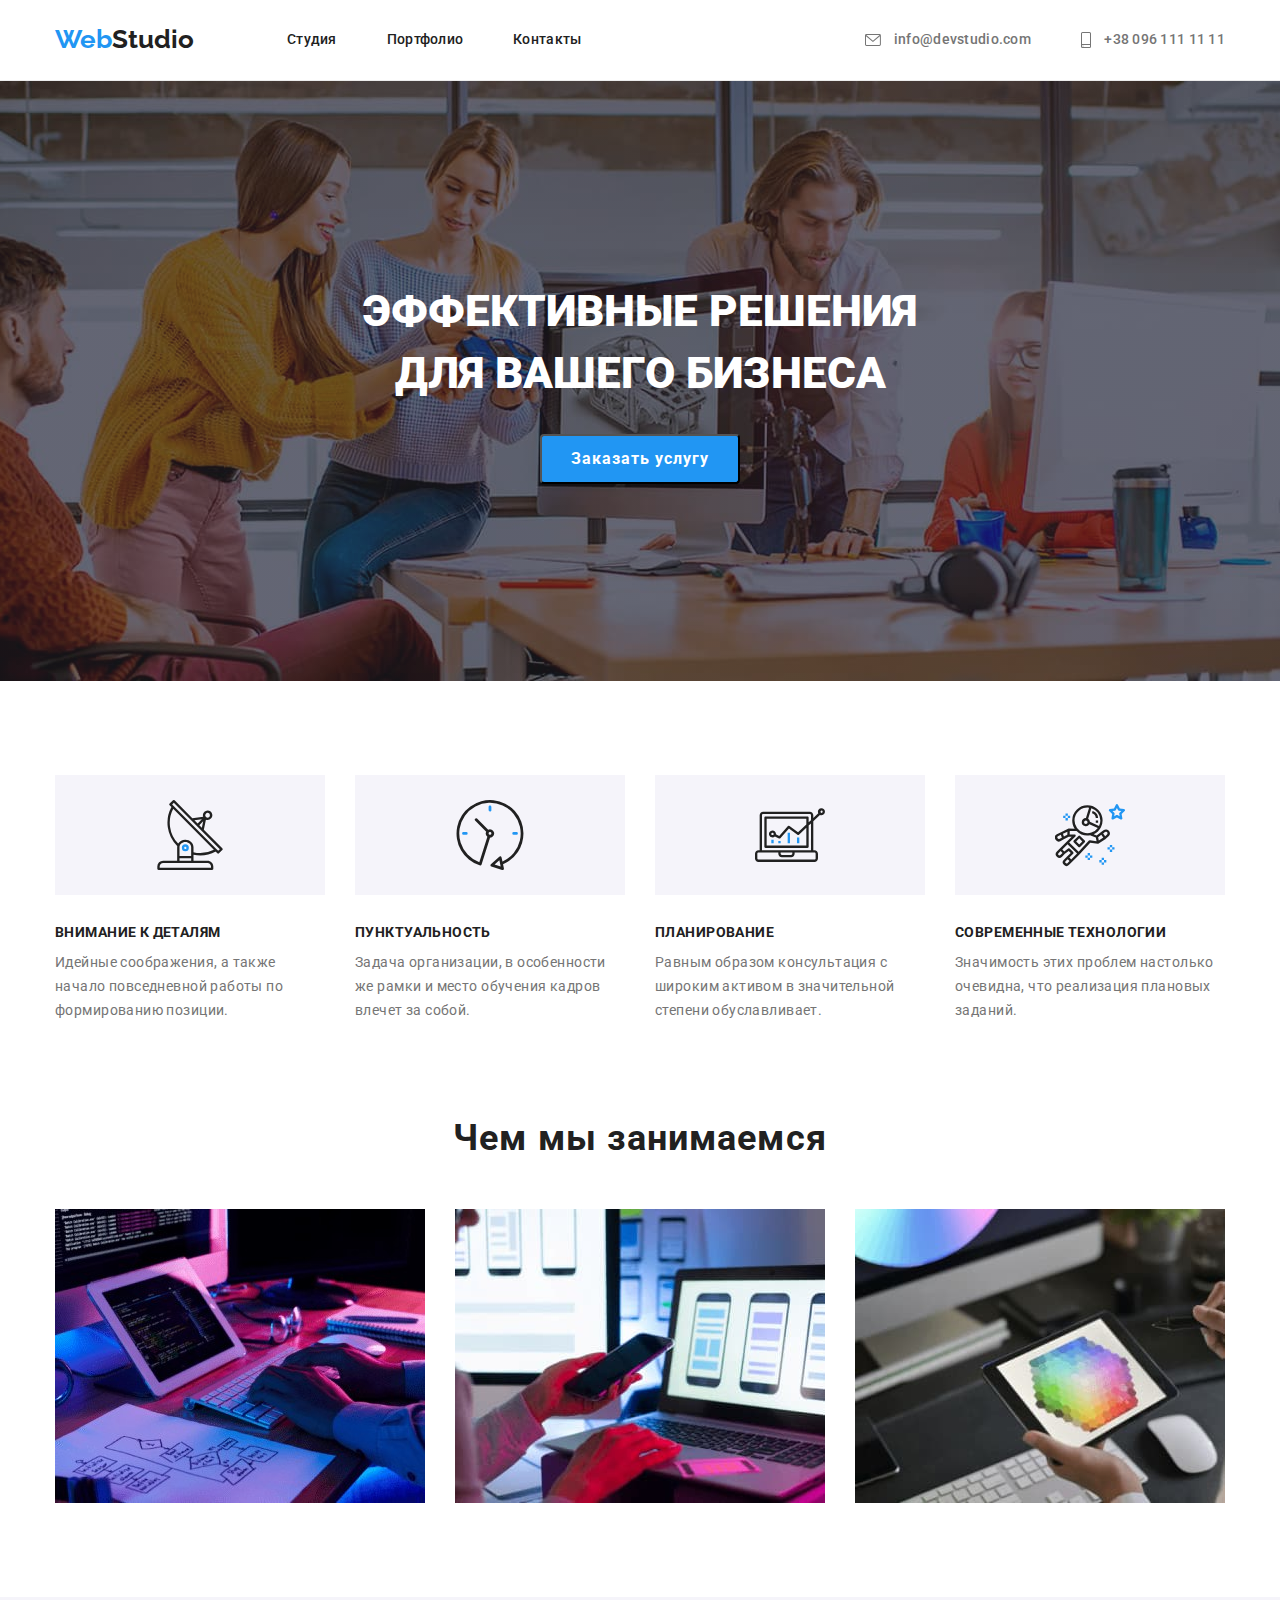
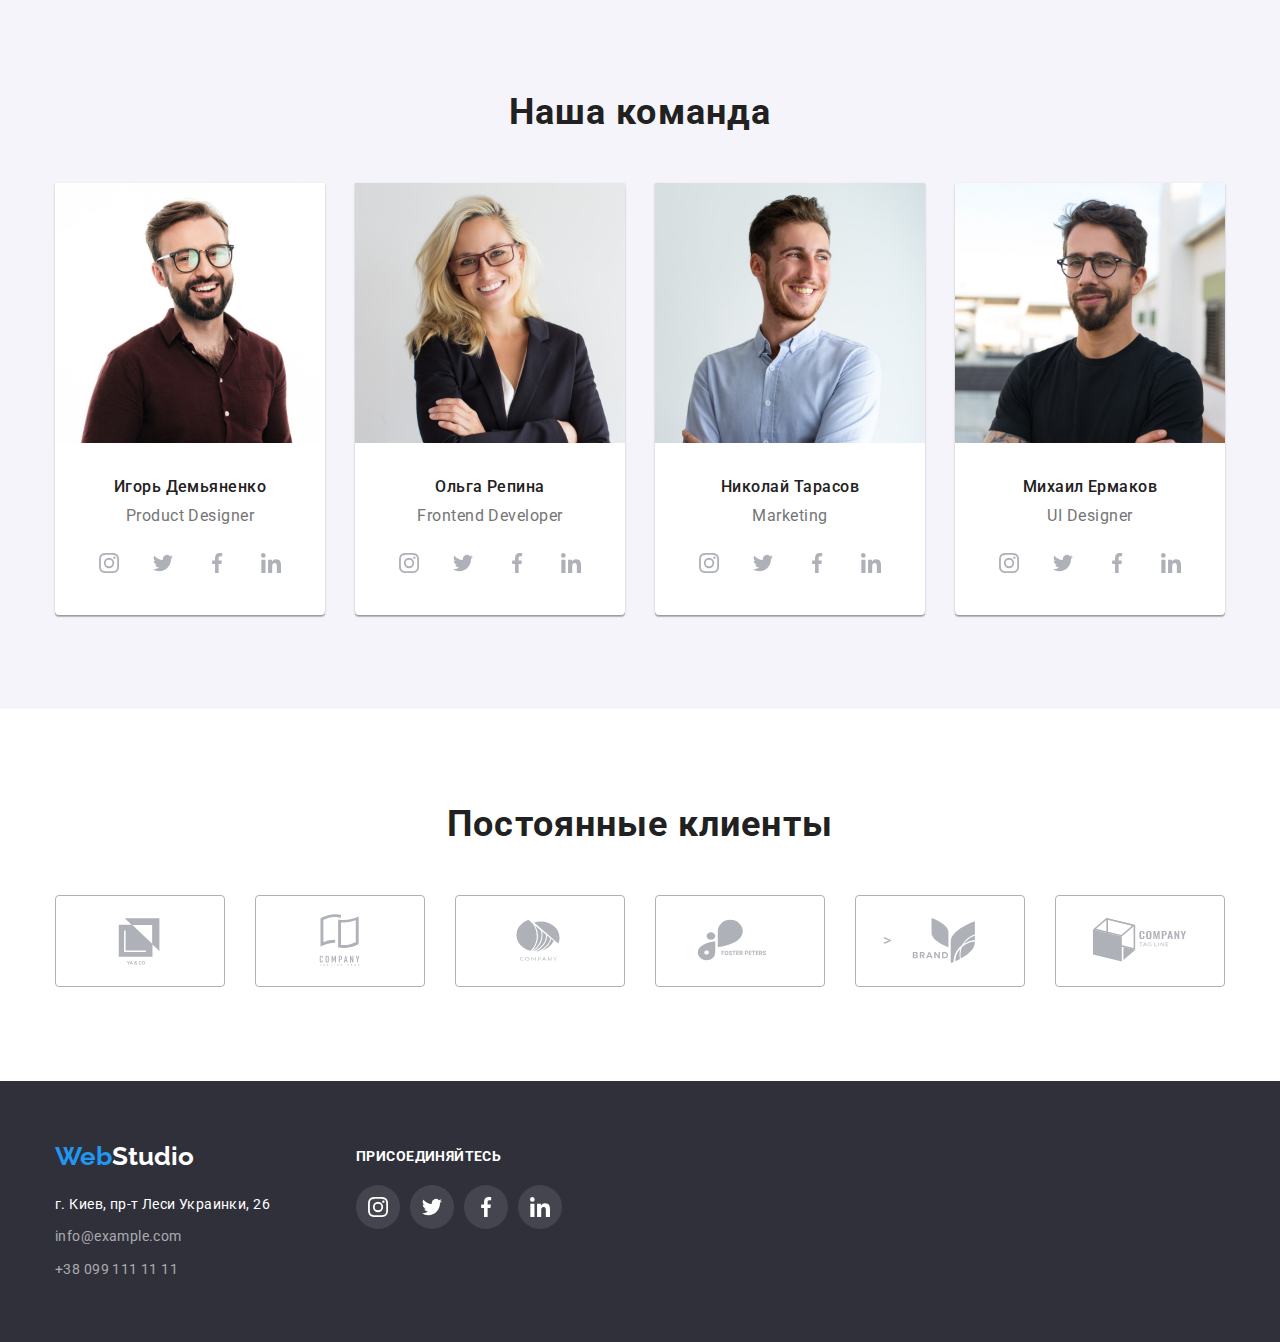
<file: index.html>
<!DOCTYPE html>
<html lang="ru">
  <head>
    <meta charset="UTF-8" />
    <meta http-equiv="X-UA-Compatible" content="IE=edge" />
    <meta name="viewport" content="width=device-width, initial-scale=1.0" />
    <title>web studio</title>
    <link rel="preconnect" href="https://fonts.googleapis.com" />
    <link rel="preconnect" href="https://fonts.gstatic.com" crossorigin />
    <link
      href="https://fonts.googleapis.com/css2?family=Raleway:wght@700&family=Roboto:wght@400;500;700;900&display=swap"
      rel="stylesheet"
    />
    <link
      rel="stylesheet"
      href="https://cdnjs.cloudflare.com/ajax/libs/modern-normalize/1.1.0/modern-normalize.min.css"
    />
    <link rel="stylesheet" href="./css/style.css" />
  </head>
  <body>
    <header class="header-border">
      <div class="container main-nav">
        <a href="#" class="link logo-text logo-margin-h"
          ><span class="logo-color-f">Web</span>Studio
        </a>
        <nav>
          <ul class="site-nav">
            <li class="item"><a href="#" class="link text-header">Студия</a></li>
            <li class="item"><a href="./portfolio.html" class="link text-header">Портфолио </a></li>
            <li class="item"><a href="#" class="link text-header">Контакты </a></li>
          </ul>
        </nav>
        <ul class="auth-nav">
          <li class="item">
            <a href="mailto:info@devstudio.com" class="link-contakt text-header">
              <svg class="auth-icon" width="16px" height="12px">
                <use href="./images/symbol-defs.svg#icon-envelope"></use>
              </svg>
              info@devstudio.com
            </a>
          </li>
          <li class="item">
            <a href="#" class="link-contakt text-header">
                <svg class="auth-icon" width="10px" height="16px">
                <use href="./images/symbol-defs.svg#icon-smartphone"></use>
              </svg>
                 +38 096 111 11 11 </a>
          </li>
        </ul>
      </div>
    </header>
    <main>
      <section class="hero hero-section overlay">
        <div class="container">
          <h1 class="hero-title hero-text">
            Эффективные решения <br />
            для вашего бизнеса
          </h1>
          <button type="button" class="btn btn-text">Заказать услугу</button>
        </div>
      </section>
      <section class="features f-section">
        <div class="container">
          <ul class="features-list">
            <li class="item">
              <div class="f-svg">
                  <svg width="70" height="70">
                      <use href="./images/symbol-defs.svg#icon-antenna-1"></use>
                  </svg>
              </div>
              <h3 class="features-title title-text">Внимание к деталям</h3>
              <p class="features-text">
                Идейные соображения, а также начало повседневной работы по формированию позиции.
              </p>
            </li>
            <li class="item">
              <div class="f-svg">
                   <svg width="70" height="70">
                      <use href="./images/symbol-defs.svg#icon-clock-1"></use>
                  </svg>
              </div>
              <h3 class="features-title title-text">Пунктуальность</h3>
              <p class="features-text">
                Задача организации, в особенности же рамки и место обучения кадров влечет за собой.
              </p>
            </li>
            <li class="item">
              <div class="f-svg">
                   <svg width="70" height="70">
                      <use href="./images/symbol-defs.svg#icon-diagram-1"></use>
                  </svg>
              </div>
              <h3 class="features-title title-text">Планирование</h3>
              <p class="features-text">
                Равным образом консультация с широким активом в значительной степени обуславливает.
              </p>
            </li>
            <li class="item">
              <div class="f-svg">
                   <svg width="70" height="70">
                      <use href="./images/symbol-defs.svg#icon-astronaut-1"></use>
                  </svg>
              </div>
              <h3 class="features-title title-text">Современные технологии</h3>
              <p class="features-text">
                Значимость этих проблем настолько очевидна, что реализация плановых заданий.
              </p>
            </li>
          </ul>
        </div>
      </section>
      <section class="description section">
        <div class="container">
          <h2 class="descripton-title h2-text">Чем мы занимаемся</h2>
          <ul class="description-site">
            <li class="item">
              <img src="./images/img1.jpg" width="370" alt="Планшет и клавиатура" />
            </li>
            <li class="item">
              <img src="./images/img2.jpg" width="370" alt="Ноутбук и смартфон" />
            </li>
            <li class="item"><img src="./images/img3.jpg" width="370" alt="Планшет" /></li>
          </ul>
        </div>
      </section>
      <section class="team section">
        <div class="container">
          <h2 class="h2-text">Наша команда</h2>
          <ul class="team-site">
            <li class="item team-card">
              <img src="./images/team-card-1.jpg" width="270" alt="Игорь Демьяненко" />
              <div class="team-descr">
                <h3 class="team-title">Игорь Демьяненко</h3>
                <p class="team-text">Product Designer</p>
                  <ul class="social-link">
                    <li class="item">
                    <a href="#" class="s-link">
                       <svg  class="icon">
                           <use href="./images/symbol-defs.svg#icon-instagram-2"></use>
                       </svg>   
                    </a>
                    </li>
                    <li class="item">
                       <a href="#" class="s-link">
                       <svg  class="icon">
                           <use href="./images/symbol-defs.svg#icon-twitter-1"></use>
                       </svg>   
                    </a>
                    </li>
                    <li class="item">
                          <a href="#" class="s-link">
                       <svg  class="icon">
                           <use href="./images/symbol-defs.svg#icon-facebook-1"></use>
                       </svg>   
                    </a>
                    </li>
                    <li class="item">
                         <a href="#" class="s-link">
                       <svg  class="icon">
                           <use href="./images/symbol-defs.svg#icon-linkedin-1"></use>
                       </svg>   
                    </a>
                    </li>
                  </ul>
              </div>
            </li>
            <li class="item team-card">
              <img src="./images/team-card-2.jpg" width="270" alt="Ольга Репина" />
              <div class="team-descr">
                <h3 class="team-title">Ольга Репина</h3>
                <p class="team-text">Frontend Developer</p>
              <ul class="social-link">
                    <li class="item">
                    <a href="#" class="s-link">
                       <svg  class="icon">
                           <use href="./images/symbol-defs.svg#icon-instagram-2"></use>
                       </svg>   
                    </a>
                    </li>
                    <li class="item">
                       <a href="#" class="s-link">
                       <svg  class="icon">
                           <use href="./images/symbol-defs.svg#icon-twitter-1"></use>
                       </svg>   
                    </a>
                    </li>
                    <li class="item">
                          <a href="#" class="s-link">
                       <svg  class="icon">
                           <use href="./images/symbol-defs.svg#icon-facebook-1"></use>
                       </svg>   
                    </a>
                    </li>
                    <li class="item">
                         <a href="#" class="s-link">
                       <svg  class="icon">
                           <use href="./images/symbol-defs.svg#icon-linkedin-1"></use>
                       </svg>   
                    </a>
                    </li>
                  </ul>
              </div>
            </li>
            <li class="item team-card">
              <img src="./images/team-card-3.jpg" width="270" alt="Николай Тарасов" />
            <div class="team-descr">
                <h3 class="team-title">Николай Тарасов</h3>
                <p class="team-text">Marketing</p>
                 <ul class="social-link">
                    <li class="item">
                    <a href="#" class="s-link">
                       <svg  class="icon">
                           <use href="./images/symbol-defs.svg#icon-instagram-2"></use>
                       </svg>   
                    </a>
                    </li>
                    <li class="item">
                       <a href="#" class="s-link">
                       <svg  class="icon">
                           <use href="./images/symbol-defs.svg#icon-twitter-1"></use>
                       </svg>   
                    </a>
                    </li>
                    <li class="item">
                          <a href="#" class="s-link">
                       <svg  class="icon">
                           <use href="./images/symbol-defs.svg#icon-facebook-1"></use>
                       </svg>   
                    </a>
                    </li>
                    <li class="item">
                         <a href="#" class="s-link">
                       <svg  class="icon">
                           <use href="./images/symbol-defs.svg#icon-linkedin-1"></use>
                       </svg>   
                    </a>
                    </li>
                  </ul>
            </div>
            <li class="item team-card">
              <img src="./images/team-card-4.jpg" width="270" alt="Михаил Ермаков" />
              <div class="team-descr">
                <h3 class="team-title">Михаил Ермаков</h3>
                <p class="team-text">UI Designer</p>
              <ul class="social-link">
                    <li class="item">
                    <a href="#" class="s-link">
                       <svg  class="icon">
                           <use href="./images/symbol-defs.svg#icon-instagram-2"></use>
                       </svg>   
                    </a>
                    </li>
                    <li class="item">
                       <a href="#" class="s-link">
                       <svg  class="icon">
                           <use href="./images/symbol-defs.svg#icon-twitter-1"></use>
                       </svg>   
                    </a>
                    </li>
                    <li class="item">
                          <a href="#" class="s-link">
                       <svg  class="icon">
                           <use href="./images/symbol-defs.svg#icon-facebook-1"></use>
                       </svg>   
                    </a>
                    </li>
                    <li class="item">
                         <a href="#" class="s-link">
                       <svg  class="icon">
                           <use href="./images/symbol-defs.svg#icon-linkedin-1"></use>
                       </svg>   
                    </a>
                    </li>
                  </ul>
              </div>
            </li>
          </ul>
        </div>
      </section>
      <section class="section">
        <div class="container">
          <h2 class="h2-text">Постоянные клиенты</h2>
          <ul class="clients">
            <li class="client-link">
              <a href="#" class="item-link" >
                 <svg class="client-logo">
                     <use href="./images/symbol-defs.svg#icon-client-1"></use>
                 </svg> 
            </a>
            </li>
            <li class="client-link">
                <a href="#" class="item-link" >
                 <svg class="client-logo">
                     <use href="./images/symbol-defs.svg#icon-client-2"></use>
                 </svg> 
            </a>
            </li>
            <li class="client-link">
                <a href="#" class="item-link" >
                 <svg class="client-logo">
                     <use href="./images/symbol-defs.svg#icon-client-3"></use>
                 </svg> 
            </a>
            </li>
            <li class="client-link">
               <a href="#" class="item-link" >
                 <svg class="client-logo">
                     <use href="./images/symbol-defs.svg#icon-client-4"></use>
                 </svg> 
            </a>
            </li>
            <li class="client-link">
                <a href="#" class="item-link" >>
                 <svg class="client-logo">
                     <use href="./images/symbol-defs.svg#icon-client-5"></use>
                 </svg> 
            </a>
            </li>
            <li class="client-link">
                 <a href="#" class="item-link" >
                 <svg class="client-logo">
                     <use href="./images/symbol-defs.svg#icon-client-6"></use>
                 </svg> 
            </a>
            </li>
          </ul>
        </div>
      </section>
    </main>
    <footer class="footer-bg-color f-padding">
      <div class="container f-container">
        <div class="contact-block">
          <a href="#" class="logo-footer logo-text logo-margin-f"
            ><span class="logo-color-f">Web</span>Studio
          </a>
          <address class="address-text">
            <ul class="footer-site">
              <li class="item">
                <a href="#" class="address-color footer-text">г. Киев, пр-т Леси Украинки, 26 </a
                ><br />
              </li>
              <li class="item">
                <a href="#" class="contakt-color footer-text">info@example.com</a><br />
              </li>
              <li class="item">
                <a href="#" class="contakt-color footer-text">+38 099 111 11 11</a>
              </li>
            </ul>
          </address>
        </div>
        <div class="social">
          <h3 class="title-text text-color">Присоединяйтесь</h3>
          <ul class="footer-social">
            <li class="social-icon">
              <a href="#" class="s-link">
                       <svg  class="icon icon-fill">
                           <use href="./images/symbol-defs.svg#icon-instagram-2"></use>
                       </svg>   
                </a>
            </li>
            <li class="social-icon">
                <a href="#" class="s-link">
                       <svg  class="icon icon-fill">
                           <use href="./images/symbol-defs.svg#icon-twitter-1"></use>
                       </svg>   
                </a>
            </li>
            <li class="social-icon">
                <a href="#" class="s-link">
                       <svg  class="icon icon-fill">
                           <use href="./images/symbol-defs.svg#icon-facebook-1"></use>
                       </svg>   
                </a>
            </li>
            <li class="social-icon">
                <a href="#" class="s-link">
                       <svg  class="icon icon-fill">
                           <use href="./images/symbol-defs.svg#icon-linkedin-1"></use>
                       </svg>   
                </a>
            </li>
          </ul>
        </div>
      </div>
    </footer>
  </body>
</html>
</file>
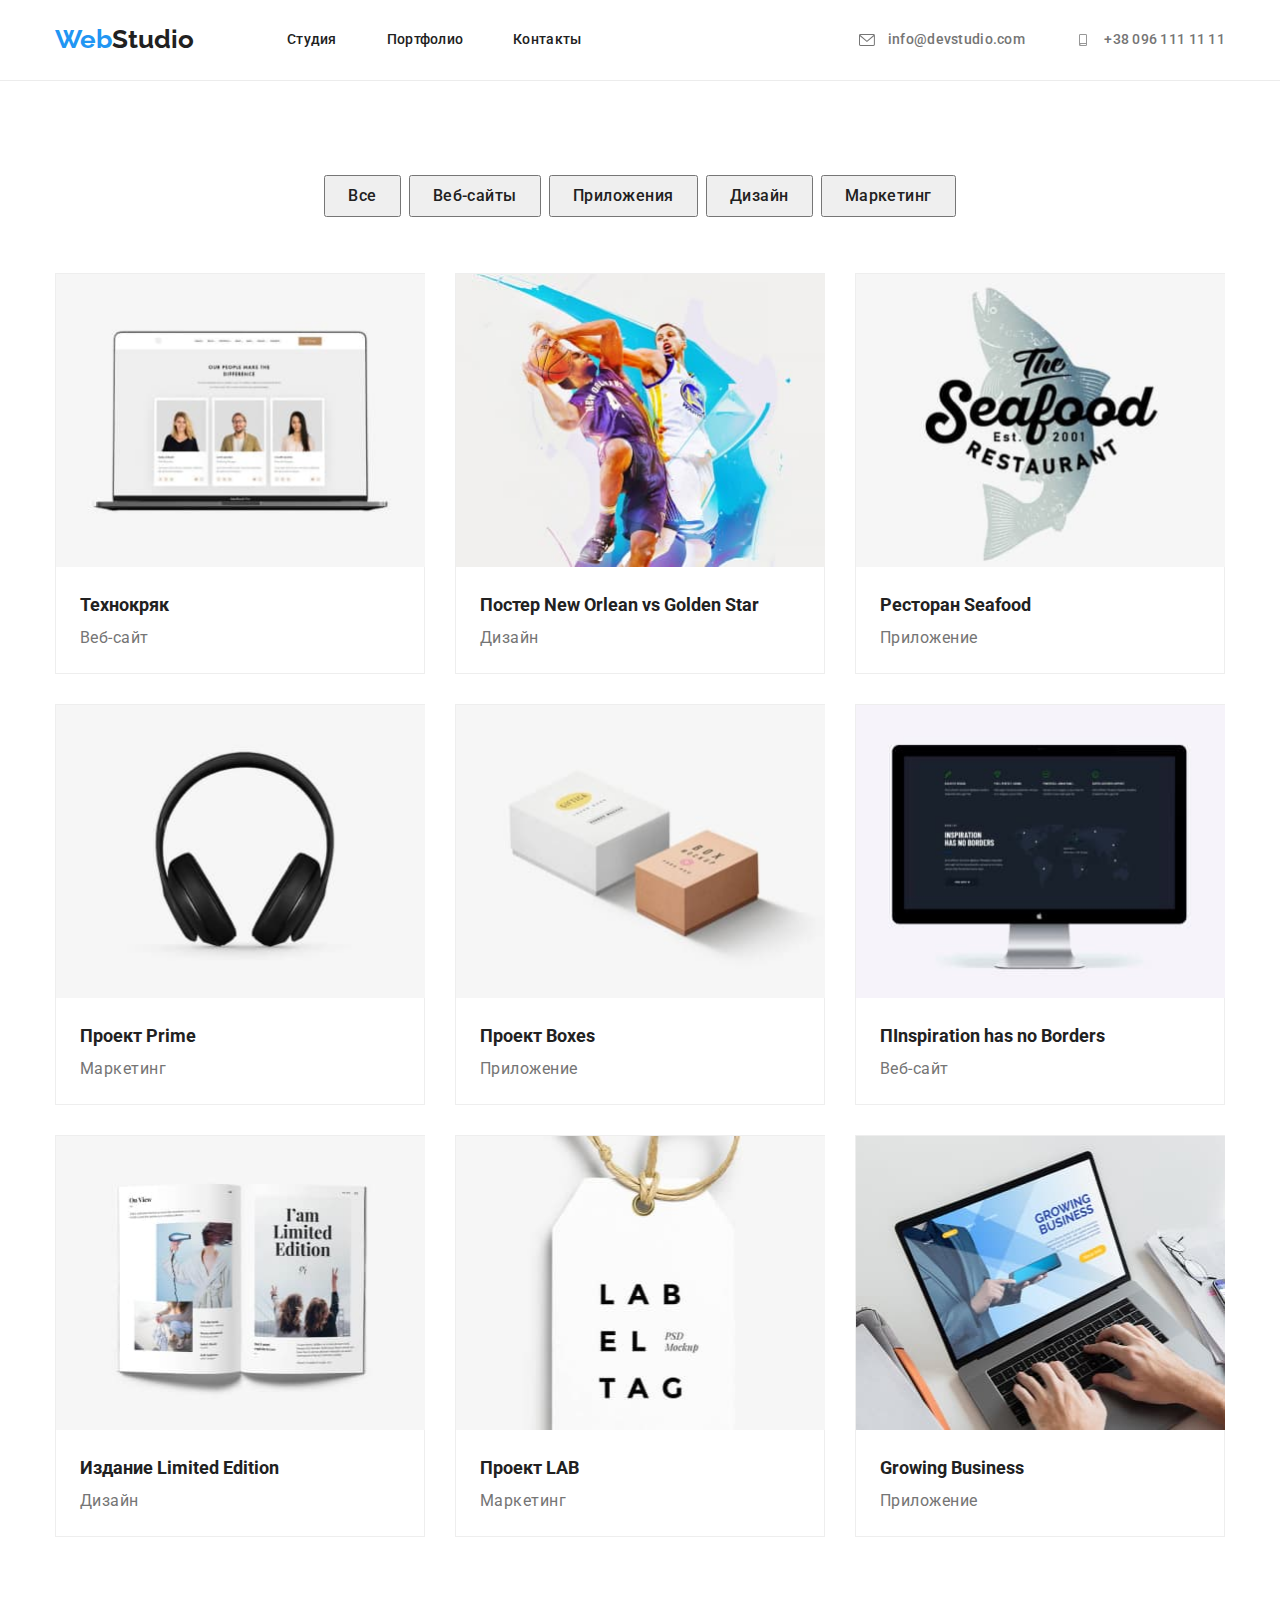
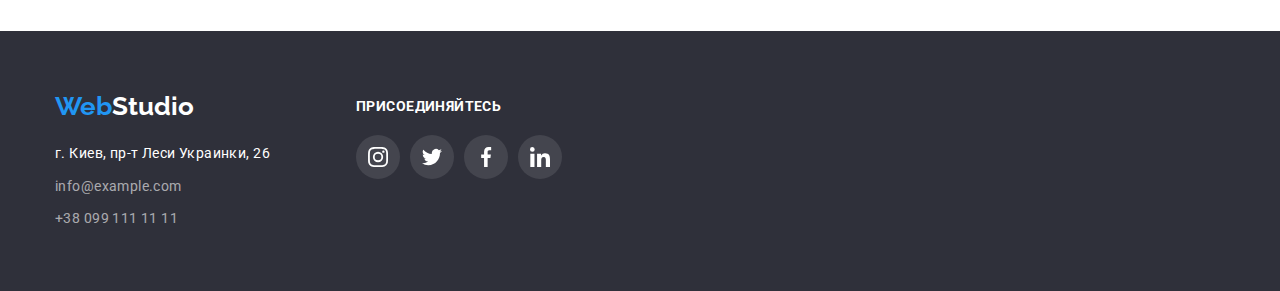
<file: portfolio.html>
<!DOCTYPE html>
<html lang="ru">
<head>
    <meta charset="UTF-8">
    <meta http-equiv="X-UA-Compatible" content="IE=edge">
    <meta name="viewport" content="width=device-width, initial-scale=1.0">
    <title>Portfolio</title>
    <link rel="preconnect" href="https://fonts.googleapis.com">
    <link rel="preconnect" href="https://fonts.gstatic.com" crossorigin>
    <link href="https://fonts.googleapis.com/css2?family=Raleway:wght@700&family=Roboto:wght@400;500;700;900&display=swap"
        rel="stylesheet">
    <link rel="stylesheet" href="https://cdnjs.cloudflare.com/ajax/libs/modern-normalize/1.1.0/modern-normalize.min.css">    
    <link rel="stylesheet" href="./css/style.css">
</head>
<body>
     <header class="header-border">
      <div class="container main-nav">
        <a href="#" class="link logo-text logo-margin-h"
          ><span class="logo-color-f">Web</span>Studio
        </a>
        <nav>
          <ul class="site-nav">
            <li class="item"><a href="#" class="link text-header">Студия</a></li>
            <li class="item"><a href="./index.html" class="link text-header">Портфолио </a></li>
            <li class="item"><a href="#" class="link text-header">Контакты </a></li>
          </ul>
        </nav>
        <ul class="auth-nav">
          <li class="item">
            <a href="mailto:info@devstudio.com" class="link-contakt text-header">
              <svg class="auth-icon" width="16px" height="12px">
                <use href="./images/symbol-defs.svg#icon-envelope"></use>
              </svg>
              info@devstudio.com
            </a>
          </li>
          <li class="item">
            <a href="#" class="link-contakt text-header">
                <svg class="auth-icon" width="16px" height="12px">
                <use href="./images/symbol-defs.svg#icon-smartphone"></use>
              </svg>
                 +38 096 111 11 11 </a>
          </li>
        </ul>
      </div>
    </header>
    <main> 
        <section class="section">
            <div class="container">
                    <ul class="portfolio-site">
                        <li class="item">
                            <button type="button" class="portfolio-btn  p-link filter-text">Всe</button>
                        </li>
                        <li class="item">
                            <button type="button" class="portfolio-btn filter-text">Веб-сайты</button>
                        </li>
                        <li class="item">
                            <button type="button" class="portfolio-btn filter-text">Приложения</button>
                        </li>
                        <li class="item">
                            <button type="button" class="portfolio-btn filter-text">Дизайн</button>
                        </li>
                        <li class="item">
                            <button type="button" class="portfolio-btn filter-text">Маркетинг</button>
                        </li>
                    </ul>
                    <ul class="portfolio-list">
                        <li class=" item portfolio-card">
                            <a href="#" class="portfolio-link">
                                <img src="./images/techno.jpg" width="369" class="portfolio-img" alt="Технокряк">
                                <div class="portfolio-descr">
                                    <h2 class="portfolio-title">Технокряк</h2>
                                    <p class="portfolio-text">Веб-сайт</p>
                                </div>
                            </a>
                        </li>
                        <li class=" item portfolio-card">
                            <a href="#" class="portfolio-link">
                                <img src="./images/poster.jpg" width="369" class="portfolio-img" alt="Постер">
                                <div class="portfolio-descr">
                                    <h2 class="portfolio-title">Постер New Orlean vs Golden Star</h2>
                                    <p class="portfolio-text">Дизайн</p>
                                </div>
                            </a>
                        </li>
                        <li class=" item portfolio-card">
                            <a href="#" class="portfolio-link">
                                <img src="./images/restoran.jpg" width="369" class="portfolio-img" alt="Ресторан">
                                <div class="portfolio-descr">
                                   <h2 class="portfolio-title">Ресторан Seafood</h2>
                                   <p class="portfolio-text">Приложение</p>
                                </div>
                            </a>
                        </li>
                        <li class=" item portfolio-card">
                            <a href="#" class="portfolio-link">
                                <img src="./images/headphones.jpg" width="369" class="portfolio-img" alt="Наушники">
                                <div class="portfolio-descr">
                                    <h2 class="portfolio-title">Проект Prime</h2>
                                    <p class="portfolio-text">Маркетинг</p>
                                </div>
                            </a>
                        </li>
                        <li class=" item portfolio-card">
                            <a href="#" class="portfolio-link">
                                <img src="./images/boxes.jpg" width="369" class="portfolio-img" alt="Коробки">
                                <div class="portfolio-descr">
                                    <h2 class="portfolio-title">Проект Boxes</h2>
                                    <p class="portfolio-text">Приложение</p>
                                </div>
                            </a>
                        </li>
                        <li class=" item portfolio-card">
                            <a href="#" class="portfolio-link">
                                <img src="./images/monitor.jpg" width="369" class="portfolio-img" alt="Монитор">
                                <div class="portfolio-descr">
                                    <h2 class="portfolio-title">ПInspiration has no Borders</h2>
                                    <p class="portfolio-text">Веб-сайт</p>
                                </div>
                            </a>
                        </li>
                        <li class="item portfolio-card">
                            <a href="#" class="portfolio-link">
                                <img src="./images/magazine.jpg" width="369" class="portfolio-img" alt="Журнал">
                                <div class="portfolio-descr">
                                    <h2 class="portfolio-title">Издание Limited Edition</h2>
                                    <p class="portfolio-text">Дизайн</p>
                                </div>
                            </a>
                        </li>
                        <li class="item portfolio-card">
                            <a href="#" class="portfolio-link">
                                <img src="./images/notice.jpg" width="369" class="portfolio-img" alt="Заметка">
                                <div class="portfolio-descr">
                                    <h2 class="portfolio-title">Проект LAB</h2>
                                    <p class="portfolio-text">Маркетинг</p>
                                </div>
                            </a>
                        </li>
                        <li class="item portfolio-card">
                            <a href="#" class="portfolio-link">
                                <img src="./images/notebook.jpg" width="369" class="portfolio-img" alt="Ноутбук">
                                <div class="portfolio-descr">
                                    <h2 class="portfolio-title">Growing Business</h2>
                                    <p class="portfolio-text">Приложение</p>
                                </div>
                            </a>
                        </li>
                    </ul>
            </div> 
        </section>
    </main>
 <footer class="footer-bg-color f-padding">
      <div class="container f-container">
        <div class="contact-block">
          <a href="#" class="logo-footer logo-text logo-margin-f"
            ><span class="logo-color-f">Web</span>Studio
          </a>
          <address class="address-text">
            <ul class="footer-site">
              <li class="item">
                <a href="#" class="address-color footer-text">г. Киев, пр-т Леси Украинки, 26 </a
                ><br />
              </li>
              <li class="item">
                <a href="#" class="contakt-color footer-text">info@example.com</a><br />
              </li>
              <li class="item">
                <a href="#" class="contakt-color footer-text">+38 099 111 11 11</a>
              </li>
            </ul>
          </address>
        </div>
        <div class="social">
          <h3 class="title-text text-color">Присоединяйтесь</h3>
          <ul class="footer-social">
            <li class="social-icon">
              <a href="#" class="s-link">
                       <svg  class="icon icon-fill">
                           <use href="./images/symbol-defs.svg#icon-instagram-2"></use>
                       </svg>   
                </a>
            </li>
            <li class="social-icon">
                <a href="#" class="s-link">
                       <svg  class="icon icon-fill">
                           <use href="./images/symbol-defs.svg#icon-twitter-1"></use>
                       </svg>   
                </a>
            </li>
            <li class="social-icon">
                <a href="#" class="s-link">
                       <svg  class="icon icon-fill">
                           <use href="./images/symbol-defs.svg#icon-facebook-1"></use>
                       </svg>   
                </a>
            </li>
            <li class="social-icon">
                <a href="#" class="s-link">
                       <svg  class="icon icon-fill">
                           <use href="./images/symbol-defs.svg#icon-linkedin-1"></use>
                       </svg>   
                </a>
            </li>
          </ul>
        </div>
      </div>
    </footer>
</body>
</html>
</file>
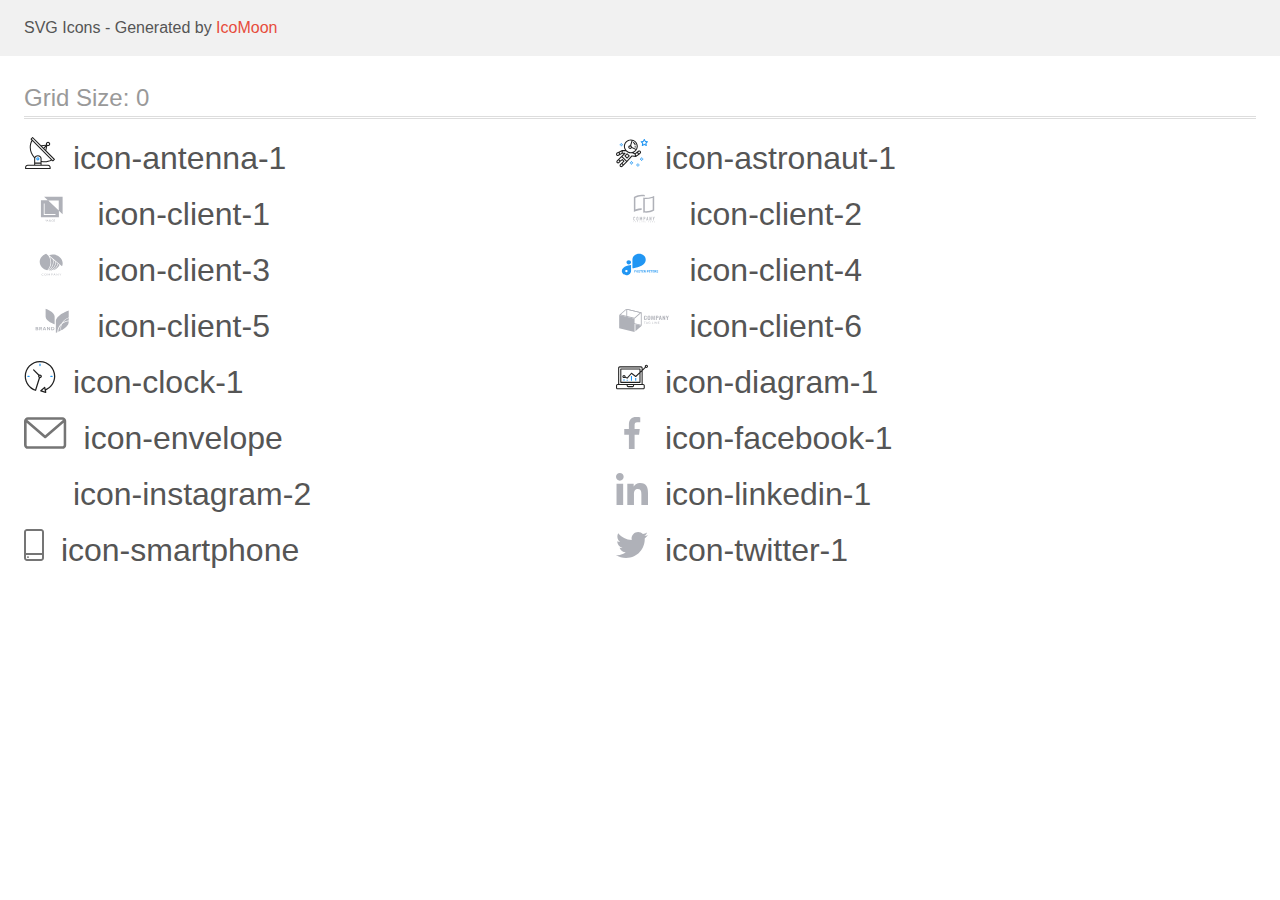
<file: icomoon/demo.html>
<!doctype html>
<html>
<head>
    <title>IcoMoon - SVG Icons</title>
    <meta charset="utf-8">
    <meta name="viewport" content="width=device-width, initial-scale=1">
    <link rel="stylesheet" href="demo-files/demo.css">
    <link rel="stylesheet" href="style.css">
</head>
<body>
<svg aria-hidden="true" style="position: absolute; width: 0; height: 0; overflow: hidden;" version="1.1" xmlns="http://www.w3.org/2000/svg" xmlns:xlink="http://www.w3.org/1999/xlink">
<defs>
<symbol id="icon-antenna-1" viewBox="0 0 32 32">
<path fill="#212121" style="fill: var(--color1, #212121)" d="M30.775 22.098l-8.443-8.503 0.937-4.617c0.242 0.091 0.498 0.142 0.759 0.146h0.005c0.006 0 0.014 0 0.022 0 1.192 0 2.158-0.966 2.158-2.158s-0.966-2.158-2.158-2.158c-1.192 0-2.158 0.966-2.158 2.158 0 0.259 0.046 0.507 0.129 0.737l-0.005-0.015-4.955 0.603-8.091-8.133c-0.097-0.098-0.231-0.159-0.379-0.16h-0c-0.137 0-0.274 0.055-0.37 0.155l-1.513 1.504c-0.21 0.21-0.21 0.549 0 0.754l0.814 0.823c-1.143 2.062-1.816 4.522-1.816 7.14 0 4.106 1.656 7.824 4.336 10.525l-0.001-0.001c0.046 0.046 0.091 0.073 0.146 0.101-0.032 0.183-0.050 0.366-0.050 0.549v6.185h-6.4c0 0 0 0 0 0-1.473 0-2.667 1.193-2.67 2.665v1.065c0 0.297 0.238 0.535 0.535 0.535h24.535c0.293 0 0.53-0.238 0.53-0.535v-1.065c-0.003-1.471-1.194-2.663-2.665-2.665h-6.4v-2.743c0.915 0.2 1.966 0.315 3.043 0.315 2.581 0 5.008-0.659 7.123-1.817l-0.077 0.039 0.818 0.823c0.095 0.1 0.229 0.161 0.377 0.161 0.146 0 0.278-0.060 0.373-0.157l1.509-1.509c0.21-0.206 0.21-0.544 0-0.75zM23.278 6.235c0.193-0.192 0.458-0.311 0.752-0.311 0.588 0 1.065 0.477 1.065 1.065s-0.476 1.064-1.063 1.065h-0c-0.001 0-0.001 0-0.002 0-0.588 0-1.065-0.477-1.065-1.065 0-0.297 0.122-0.566 0.318-0.759l0-0zM22.025 9.737l-0.599 2.944-1.175-1.179 1.774-1.765zM21.417 8.837l-1.92 1.906-1.486-1.49 3.406-0.416zM24.005 28.8c0.884 0 1.6 0.716 1.6 1.6v0 0.535h-23.465v-0.535c0-0.884 0.716-1.6 1.6-1.6v0h20.261zM16.539 26.665v1.070h-5.339v-1.070h5.335zM11.2 25.6v-4.055c0-1.294 1.198-2.345 2.665-2.345 1.472 0 2.67 1.051 2.67 2.345v4.055h-5.335zM17.6 23.904v-2.359c0-1.879-1.673-3.41-3.735-3.41-0.018-0-0.040-0-0.062-0-1.351 0-2.537 0.705-3.211 1.768l-0.009 0.016c-2.359-2.481-3.809-5.845-3.809-9.548 0-2.314 0.567-4.496 1.569-6.415l-0.036 0.077 18.606 18.711c-1.822 0.946-3.978 1.501-6.264 1.501-1.080 0-2.132-0.124-3.141-0.358l0.093 0.018zM28.891 23.218l-0.754-0.754-20.302-20.425 0.754-0.75 21.061 21.179-0.759 0.75z"></path>
<path fill="#2196f3" style="fill: var(--color2, #2196f3)" d="M13.874 20.265c-0.001 0-0.003 0-0.005 0-0.884 0-1.6 0.716-1.6 1.6 0 0.882 0.714 1.597 1.595 1.6h0.005c0.001 0 0.001 0 0.002 0 0.884 0 1.6-0.716 1.6-1.6s-0.715-1.599-1.598-1.6h-0zM14.249 22.245c-0.097 0.096-0.23 0.155-0.377 0.155-0.295 0-0.535-0.239-0.535-0.535s0.238-0.533 0.532-0.535h0c0.294 0.001 0.533 0.24 0.533 0.535 0 0.148-0.060 0.283-0.158 0.379l-0 0z"></path>
</symbol>
<symbol id="icon-astronaut-1" viewBox="0 0 32 32">
<path fill="#2196f3" style="fill: var(--color2, #2196f3)" d="M31.973 4.526c-0.059-0.192-0.229-0.334-0.43-0.366l-1.911-0.274-0.855-1.737c-0.178-0.361-0.777-0.361-0.955 0l-0.85 1.737-1.911 0.274c-0.262 0.038-0.46 0.261-0.46 0.53 0 0.151 0.063 0.287 0.163 0.385l0 0 1.385 1.344-0.325 1.902c-0.005 0.026-0.007 0.056-0.007 0.087 0 0.295 0.239 0.535 0.535 0.535 0.089 0 0.174-0.022 0.248-0.061l-0.003 0.001 1.71-0.896 1.705 0.896c0.072 0.039 0.158 0.062 0.25 0.062 0.295 0 0.535-0.239 0.535-0.535 0-0.032-0.003-0.063-0.008-0.093l0 0.003-0.329-1.902 1.385-1.349c0.146-0.137 0.197-0.352 0.137-0.549zM29.513 5.851c-0.128 0.123-0.183 0.297-0.155 0.471l0.192 1.115-1.001-0.526c-0.072-0.039-0.158-0.062-0.249-0.062s-0.177 0.023-0.252 0.064l0.003-0.001-1.001 0.526 0.192-1.115c0.032-0.174-0.027-0.347-0.151-0.471l-0.814-0.791 1.12-0.16c0.174-0.027 0.325-0.137 0.402-0.293l0.503-1.015 0.498 1.015c0.078 0.155 0.229 0.265 0.402 0.293l1.12 0.16-0.809 0.791zM26.135 20.526h-1.070v1.065h1.070v-1.070zM26.135 22.656h-1.070v1.065h1.070v-1.065zM27.2 21.591h-1.065v1.065h1.065v-1.065zM25.065 21.591h-1.065v1.065h1.065v-1.065zM22.4 26.391h-1.065v1.065h1.065v-1.065zM22.4 28.526h-1.065v1.065h1.065v-1.070zM23.465 27.456h-1.065v1.065h1.065v-1.065zM21.335 27.456h-1.070v1.065h1.070v-1.065zM16 24.256h-1.065v1.065h1.065v-1.065zM16 26.391h-1.065v1.065h1.065v-1.065zM17.065 25.326h-1.065v1.065h1.065v-1.070zM14.935 25.326h-1.070v1.065h1.070v-1.070zM5.865 6.126h-1.065v1.065h1.065v-1.070zM5.865 8.256h-1.065v1.065h1.065v-1.065zM6.935 7.191h-1.070v1.065h1.070v-1.065zM4.8 7.191h-1.065v1.065h1.065v-1.065z"></path>
<path fill="#212121" style="fill: var(--color1, #212121)" d="M24.713 14.158c-0.28-0.376-0.699-0.636-1.179-0.703l-0.009-0.001c-0.076-0.012-0.164-0.018-0.253-0.018-0.411 0-0.789 0.139-1.090 0.373l0.004-0.003-1.248 0.96-1.902 1.417-1.358-0.539c2.423-1.088 4.114-3.506 4.114-6.322 0-3.822-3.122-6.93-6.962-6.93s-6.958 3.109-6.958 6.93c0 0.002 0 0.004 0 0.007 0 1.397 0.418 2.697 1.136 3.781l-0.016-0.025-2.77-0.027-0.023 0.005c-0.056 0.001-0.11 0.013-0.158 0.033l0.003-0.001-0.037 0.014-0.023 0.005-3.232 1.6-1.893 0.91c-0.506 0.32-0.837 0.877-0.837 1.511 0 0.985 0.798 1.783 1.783 1.783 0.303 0 0.588-0.075 0.838-0.209l-0.010 0.005 1.385-0.736 2.263-1.17 1.358-0.009-6.779 6.757c-0.306 0.299-0.496 0.716-0.496 1.177s0.19 0.878 0.495 1.177l0 0c0.302 0.302 0.719 0.488 1.179 0.488s0.878-0.187 1.179-0.488v0l1.307-1.312 1.742-1.298 0.901 0.896-1.76 1.755-1.339 1.33c-0.307 0.299-0.498 0.717-0.498 1.179s0.191 0.88 0.498 1.179l0 0c0.302 0.302 0.719 0.488 1.179 0.488s0.878-0.187 1.179-0.488v0l3.483-3.47 1.015-1.006h-0.005l0.018-0.018 5.166-5.659 3.474 0.498c0.019 0.003 0.041 0.004 0.063 0.004 0.071 0 0.139-0.015 0.201-0.042l-0.003 0.001 0.050-0.023c0.018-0.009 0.041-0.014 0.059-0.027l3.214-2.13 0.027-0.032 0.041-0.023 1.271-1.193c0.347-0.326 0.562-0.788 0.562-1.3 0-0.401-0.132-0.771-0.355-1.068l0.003 0.005zM2.13 17.769c-0.109 0.071-0.243 0.113-0.386 0.113-0.396 0-0.716-0.321-0.716-0.716 0-0.252 0.13-0.474 0.327-0.602l0.003-0.002 1.317-0.631 0.315 0.923 0.133 0.389-0.992 0.526zM5.627 15.941l-1.55 0.8-0.256-0.741-0.183-0.535 2.030-1.006-0.041 1.486zM20.727 9.326c0 0.919-0.219 1.783-0.599 2.56l-4.183-1.897c-0.042-0.576-0.341-1.074-0.78-1.386l-0.006-0.004 1.463-4.859c2.377 0.754 4.105 2.971 4.105 5.586zM8.937 9.326c0.011-3.243 2.643-5.868 5.888-5.868 0.266 0 0.528 0.018 0.784 0.052l-0.030-0.003-1.435 4.754-0.055-0.005c0 0 0 0-0 0-1.032 0-1.869 0.834-1.874 1.865v0.001c0.012 1.026 0.847 1.852 1.874 1.852 0.687 0 1.287-0.369 1.614-0.92l0.005-0.009 3.858 1.755c-1.085 1.458-2.804 2.393-4.741 2.393-3.245 0-5.878-2.624-5.893-5.866v-0.001zM14.894 10.126c0 0.446-0.361 0.807-0.807 0.807s-0.807-0.361-0.807-0.807v0c0.033-0.42 0.381-0.748 0.807-0.748s0.774 0.328 0.807 0.746l0 0.003zM2.469 25.147c-0.233 0.233-0.617 0.229-0.855 0-0.109-0.108-0.177-0.257-0.177-0.423s0.068-0.315 0.177-0.423l0.96-0.96 0.855 0.85-0.965 0.951zM5.682 28.878c-0.233 0.238-0.617 0.238-0.855 0-0.108-0.108-0.174-0.256-0.174-0.421s0.067-0.313 0.174-0.421v0l0.96-0.96 0.855 0.846-0.96 0.96zM9.166 25.413l-1.769 1.76-0.85-0.85 1.765-1.751c0.041-0.046 0.064-0.091 0.091-0.137l0.023-0.046c0.018-0.037 0.023-0.082 0.027-0.123 0-0.027 0.014-0.046 0.014-0.073 0-0.037-0.014-0.073-0.018-0.105l-0.018-0.096c-0.023-0.050-0.055-0.091-0.091-0.137l-0.027-0.041-1.609-1.6c-0.014-0.018-0.037-0.023-0.055-0.037-0.032-0.023-0.059-0.046-0.091-0.059-0.026-0.012-0.056-0.023-0.088-0.031l-0.003-0.001c-0.029-0.010-0.063-0.018-0.098-0.023l-0.003-0c-0.032 0-0.064 0-0.096 0.009-0.037 0-0.069 0.009-0.105 0.018-0.035 0.012-0.065 0.027-0.093 0.046l0.001-0.001c-0.023 0.009-0.046 0.014-0.064 0.027l-1.774 1.326-0.901-0.901 2.4-2.386 4.361 4.293-0.928 0.914zM15.982 18.395h-0.046c-0.007-0-0.016-0.001-0.025-0.001-0.137 0-0.262 0.052-0.355 0.138l0-0-0.041 0.032-4.699 5.143-4.325-4.251 2.834-2.821c0.098-0.097 0.158-0.231 0.158-0.379 0-0.295-0.239-0.535-0.535-0.535-0.002 0-0.005 0-0.007 0h0l-2.217 0.014 0.027-1.609 3.104 0.027c1.263 1.296 3.026 2.099 4.977 2.099 0.455 0 0.899-0.044 1.33-0.127l-0.044 0.007c0.037 0.032 0.078 0.064 0.128 0.087l2.409 0.96 0.151 0.759 0.183 0.882-3.008-0.425zM20.023 18.574l-0.311-1.559 1.445-1.079 0.379 0.503 0.567 0.75-2.080 1.385zM23.781 15.739l-0.841 0.786-0.928-1.234 0.827-0.64c0.122-0.093 0.276-0.149 0.443-0.149 0.037 0 0.074 0.003 0.11 0.008l-0.004-0.001c0.352 0.050 0.62 0.349 0.62 0.711 0 0.206-0.087 0.392-0.226 0.523l-0 0z"></path>
<path fill="#212121" style="fill: var(--color1, #212121)" d="M13.6 18.546l-2.139-2.135c-0.097-0.096-0.23-0.156-0.377-0.156s-0.28 0.059-0.377 0.156l0-0-2.144 2.135c-0.096 0.097-0.156 0.23-0.156 0.377s0.059 0.28 0.156 0.377l-0-0 2.144 2.135c0.097 0.096 0.23 0.156 0.377 0.156s0.28-0.059 0.377-0.156l-0 0 2.139-2.135c0.096-0.097 0.156-0.23 0.156-0.377s-0.059-0.28-0.156-0.377l0 0zM11.086 20.302l-1.394-1.376 1.385-1.381 1.39 1.381-1.39 1.381zM17.166 5.074l-0.261 1.033c0.073 0.018 1.737 0.453 1.737 2.149h1.070c0-2.016-1.669-2.967-2.546-3.186zM19.712 9.326h-1.070v1.065h1.070v-1.070z"></path>
</symbol>
<symbol id="icon-client-1" viewBox="0 0 57 32">
<path fill="#afb1b8" style="fill: var(--color3, #afb1b8)" d="M20.267 3.733l3.733 3.536h-6.933v17.157h18.133v-6.56l3.733 3.531v-17.664h-18.667zM35.040 17.456l-10.608-10.032h10.608v10.027zM31.744 21.925h-11.808v-11.547h0.837v10.763h10.971v0.784zM22.725 26.72l-0.437 0.896-0.437-0.896h-0.363l0.64 1.2v0.693h0.325v-0.693l0.64-1.2h-0.373zM23.275 28.613l0.149-0.437h0.736l0.16 0.437h0.341l-0.72-1.893h-0.293l-0.72 1.893h0.347zM23.792 27.12l0.277 0.789h-0.549l0.272-0.789zM25.531 27.867c-0.043 0.066-0.069 0.146-0.069 0.233 0 0.001 0 0.001 0 0.002v-0c0 0.16 0.053 0.293 0.165 0.389 0.112 0.101 0.267 0.149 0.453 0.149s0.347-0.053 0.48-0.149l0.107 0.123h0.373l-0.283-0.325c0.107-0.149 0.16-0.341 0.16-0.576h-0.267c0 0.128-0.032 0.245-0.085 0.347l-0.363-0.427 0.128-0.101c0.091-0.064 0.16-0.128 0.197-0.197 0.037-0.061 0.058-0.134 0.058-0.212 0-0.12-0.051-0.229-0.133-0.305l-0-0c-0.085-0.076-0.197-0.123-0.321-0.123-0.005 0-0.011 0-0.016 0l0.001-0c-0.009-0.001-0.020-0.001-0.030-0.001-0.13 0-0.248 0.049-0.338 0.129l0-0c-0.083 0.084-0.134 0.199-0.134 0.326 0 0.009 0 0.018 0.001 0.027l-0-0.001c0 0.064 0.016 0.128 0.043 0.192s0.080 0.144 0.155 0.235c-0.11 0.073-0.204 0.162-0.281 0.264l-0.002 0.003zM26.384 28.283c-0.081 0.066-0.185 0.106-0.299 0.107h-0c-0.005 0-0.010 0-0.016 0-0.080 0-0.153-0.031-0.208-0.081l0 0c-0.053-0.051-0.086-0.123-0.086-0.203 0-0.004 0-0.008 0-0.011l-0 0.001c0-0.107 0.053-0.192 0.16-0.272l0.037-0.032 0.411 0.491zM26.048 27.44c-0.091-0.107-0.133-0.197-0.133-0.272 0-0.064 0.016-0.117 0.053-0.16 0.034-0.036 0.082-0.059 0.136-0.059 0.003 0 0.006 0 0.008 0h-0c0.059 0 0.107 0.016 0.144 0.053 0.037 0.032 0.053 0.075 0.053 0.123 0 0.075-0.027 0.139-0.080 0.187l-0.037 0.032-0.144 0.096zM29.131 28.475c0.133-0.117 0.208-0.272 0.224-0.48h-0.325c-0.016 0.139-0.059 0.235-0.123 0.293-0.069 0.059-0.16 0.085-0.293 0.085-0.005 0-0.011 0-0.016 0-0.126 0-0.237-0.063-0.303-0.159l-0.001-0.001c-0.075-0.107-0.112-0.267-0.112-0.469v-0.165c0-0.203 0.037-0.357 0.117-0.459 0.075-0.107 0.187-0.16 0.331-0.16 0.123 0 0.213 0.032 0.277 0.091s0.107 0.16 0.123 0.293h0.325c-0.010-0.189-0.092-0.358-0.218-0.48l-0-0c-0.126-0.107-0.291-0.172-0.47-0.172-0.013 0-0.025 0-0.038 0.001l0.002-0c-0.16 0-0.293 0.037-0.411 0.107-0.117 0.080-0.213 0.181-0.272 0.32-0.064 0.133-0.096 0.293-0.096 0.469v0.181c0 0.171 0.032 0.325 0.096 0.459s0.149 0.235 0.267 0.304c0.117 0.075 0.251 0.107 0.4 0.107 0.213 0 0.389-0.053 0.517-0.165zM31.067 28.208c0.064-0.144 0.096-0.304 0.096-0.491v-0.107c0-0.187-0.032-0.347-0.096-0.48-0.114-0.26-0.369-0.438-0.666-0.438-0.010 0-0.019 0-0.029 0.001l0.001-0c-0.149 0-0.288 0.037-0.405 0.112s-0.213 0.187-0.277 0.325c-0.064 0.144-0.101 0.304-0.101 0.491v0.107c0 0.181 0.037 0.341 0.101 0.48s0.16 0.245 0.277 0.32c0.123 0.075 0.261 0.112 0.411 0.112 0.16 0 0.293-0.037 0.416-0.107 0.117-0.080 0.213-0.187 0.272-0.325zM30.715 27.136c0.080 0.107 0.123 0.272 0.123 0.48v0.101c0 0.213-0.043 0.373-0.123 0.485-0.070 0.101-0.186 0.166-0.316 0.166-0.007 0-0.014-0-0.021-0.001l0.001 0c-0.004 0-0.009 0-0.015 0-0.132 0-0.249-0.065-0.321-0.164l-0.001-0.001c-0.078-0.124-0.124-0.274-0.124-0.436 0-0.017 0.001-0.035 0.002-0.052l-0 0.002v-0.107c0-0.208 0.043-0.363 0.123-0.48 0.072-0.098 0.186-0.161 0.315-0.161 0.007 0 0.015 0 0.022 0.001l-0.001-0c0.144 0 0.256 0.053 0.336 0.16z"></path>
</symbol>
<symbol id="icon-client-2" viewBox="0 0 57 32">
<path fill="#afb1b8" style="fill: var(--color3, #afb1b8)" d="M26.725 3.163h-0.069l-0.336-0.011h-0.245c-0.015-0-0.034-0-0.052-0-0.226 0-0.45 0.006-0.672 0.017l0.031-0.001c-1.941 0.107-3.84 0.597-5.605 1.429l-0.229 0.112v11.808l0.539-0.181c1.729-0.623 3.724-0.994 5.802-1.019l0.011-0v1.552l-0.565 0.016h-0.043c-2.689 0.149-5.175 0.892-7.369 2.098l0.089-0.045v-15.152c1.196-0.71 2.58-1.288 4.045-1.662l0.11-0.024c1.172-0.314 2.518-0.497 3.907-0.501h0.232c0.973 0.003 1.916 0.129 2.814 0.364l-0.078-0.017v1.531c-0.544-0.134-1.188-0.236-1.848-0.286l-0.040-0.002h-0.037c-0.133-0.011-0.267-0.027-0.389-0.027zM29.413 4.725c0.301 0.019 0.653 0.030 1.008 0.030 1.474 0 2.904-0.19 4.266-0.547l-0.117 0.026c1.503-0.383 2.82-0.911 4.045-1.586l-0.087 0.044v14.875c-1.196 0.711-2.579 1.291-4.044 1.667l-0.11 0.024c-1.28 0.325-2.592 0.496-3.909 0.501-0.027 0-0.059 0-0.091 0-1.023 0-2.015-0.128-2.963-0.37l0.083 0.018v-14.971c0.553 0.135 1.209 0.238 1.881 0.286l0.039 0.002zM36.987 4.843l-0.539 0.181c-1.791 0.645-3.858 1.017-6.011 1.017-0.337 0-0.673-0.009-1.006-0.027l0.046 0.002-0.437-0.027v12.144l0.373 0.032c0.309 0.024 0.669 0.037 1.031 0.037 1.263 0 2.488-0.163 3.655-0.47l-0.1 0.022c1.056-0.271 1.972-0.612 2.84-1.036l-0.088 0.039 0.235-0.107v-11.808z"></path>
<path fill="#afb1b8" style="fill: var(--color3, #afb1b8)" d="M19.061 24.112c-0.145-0.148-0.348-0.241-0.572-0.241-0.011 0-0.022 0-0.032 0.001l0.002-0c-0.117 0-0.235 0.021-0.347 0.064-0.3 0.12-0.508 0.408-0.508 0.745 0 0.014 0 0.028 0.001 0.041l-0-0.002v2.027c0 0.139 0.021 0.283 0.080 0.411 0.053 0.107 0.117 0.197 0.203 0.272 0.080 0.069 0.176 0.117 0.277 0.144s0.203 0.043 0.304 0.043c0.464-0.009 0.837-0.388 0.837-0.853 0-0 0-0 0-0v0-0.224h-0.533v0.176c0.005 0.064 0 0.128-0.027 0.181-0.017 0.046-0.042 0.085-0.075 0.117v0c-0.060 0.046-0.136 0.073-0.218 0.075h-0c-0.011 0.002-0.023 0.002-0.036 0.002-0.088 0-0.166-0.043-0.215-0.108l-0-0.001c-0.047-0.073-0.075-0.162-0.075-0.257 0-0.005 0-0.010 0-0.015l-0 0.001v-1.888c0-0.107 0.021-0.208 0.069-0.299 0.048-0.075 0.131-0.124 0.226-0.124 0.011 0 0.021 0.001 0.032 0.002l-0.001-0c0.003-0 0.006-0 0.009-0 0.092 0 0.173 0.044 0.225 0.111l0 0.001c0.057 0.072 0.091 0.163 0.091 0.263 0 0.001 0 0.003-0 0.004v-0 0.181h0.523v-0.208c0-0.002 0-0.005 0-0.007 0-0.243-0.091-0.465-0.241-0.634l0.001 0.001zM22.203 24.091c-0.162-0.136-0.374-0.219-0.604-0.219-0.112 0-0.22 0.020-0.32 0.055l0.007-0.002c-0.107 0.037-0.197 0.091-0.277 0.16-0.091 0.085-0.16 0.181-0.208 0.288-0.053 0.123-0.080 0.256-0.075 0.395v1.936c-0.005 0.139 0.021 0.272 0.075 0.4 0.048 0.107 0.117 0.197 0.208 0.267 0.080 0.080 0.171 0.139 0.277 0.176 0.094 0.035 0.202 0.055 0.315 0.055s0.221-0.020 0.321-0.057l-0.006 0.002c0.329-0.114 0.562-0.421 0.562-0.783 0-0.019-0.001-0.038-0.002-0.057l0 0.003v-1.941c0.001-0.011 0.001-0.024 0.001-0.038 0-0.252-0.107-0.48-0.278-0.639l-0-0zM21.957 26.704c0.001 0.009 0.001 0.019 0.001 0.029 0 0.1-0.041 0.189-0.108 0.253l-0 0c-0.067 0.055-0.153 0.089-0.248 0.089s-0.181-0.034-0.249-0.090l0.001 0c-0.067-0.063-0.108-0.153-0.108-0.252 0-0.011 0-0.022 0.002-0.033l-0 0.001v-1.936c-0.001-0.009-0.001-0.020-0.001-0.031 0-0.099 0.041-0.188 0.108-0.251l0-0c0.067-0.055 0.153-0.089 0.248-0.089s0.181 0.034 0.249 0.090l-0.001-0c0.067 0.063 0.108 0.153 0.108 0.252 0 0.011-0 0.022-0.002 0.033l0-0.001v1.936zM26.331 27.573v-3.68h-0.512l-0.667 1.947h-0.011l-0.672-1.947h-0.501v3.675h0.523v-2.24h0.011l0.512 1.584h0.267l0.517-1.579h0.005v2.235h0.528zM29.312 24.16c-0.080-0.096-0.181-0.16-0.299-0.203-0.109-0.037-0.234-0.059-0.365-0.059-0.005 0-0.010 0-0.015 0h-0.778v3.675h0.523v-1.44h0.267c0.165 0.011 0.325-0.021 0.475-0.096 0.212-0.132 0.361-0.347 0.405-0.597l0.001-0.005c0.021-0.124 0.032-0.266 0.032-0.411 0-0.187-0.020-0.369-0.057-0.545l0.003 0.017c-0.036-0.134-0.103-0.249-0.192-0.342l0 0zM29.045 25.28c-0.005 0.069-0.024 0.133-0.055 0.189l0.001-0.003c-0.032 0.053-0.075 0.107-0.133 0.128-0.068 0.034-0.148 0.053-0.233 0.053-0.004 0-0.009-0-0.013-0h-0.239v-1.253h0.267c0.005-0 0.012-0 0.018-0 0.080 0 0.157 0.018 0.225 0.050l-0.003-0.001c0.053 0.027 0.096 0.075 0.123 0.133 0.026 0.060 0.042 0.129 0.043 0.202v0.502zM31.787 23.899h-0.427l-0.8 3.675h0.523l0.155-0.789h0.709l0.16 0.789h0.517l-0.827-3.675zM31.307 26.283l0.261-1.333h0.005l0.256 1.333h-0.523zM35.173 26.112h-0.011l-0.789-2.213h-0.501v3.675h0.523v-2.208h0.011l0.795 2.208h0.491v-3.68h-0.523v2.213zM38.373 23.899l-0.427 1.461h-0.005l-0.427-1.461h-0.549l0.72 2.123v1.547h0.523v-1.547l0.72-2.123h-0.555zM17.6 28.608h0.251v0.709h0.171v-0.709h0.251v-0.144h-0.672v0.144zM19.723 28.464l-0.331 0.853h0.181l0.069-0.192h0.341l0.069 0.192h0.187l-0.336-0.853h-0.181zM19.696 28.981l0.112-0.32 0.117 0.32h-0.229zM21.813 29.003h0.203v0.107c-0.055 0.046-0.125 0.073-0.202 0.075h-0c-0.004 0-0.009 0-0.014 0-0.067 0-0.128-0.031-0.167-0.080l-0-0c-0.040-0.057-0.065-0.128-0.065-0.205 0-0.007 0-0.013 0.001-0.020l-0 0.001c0-0.187 0.080-0.283 0.245-0.283 0.005-0 0.011-0.001 0.017-0.001 0.083 0 0.154 0.056 0.175 0.133l0 0.001 0.171-0.032c-0.037-0.165-0.16-0.251-0.363-0.251-0.005-0-0.010-0-0.016-0-0.109 0-0.208 0.041-0.283 0.107l0-0c-0.077 0.076-0.124 0.18-0.124 0.296 0 0.012 0 0.024 0.002 0.036l-0-0.002c0 0.117 0.032 0.235 0.107 0.32 0.076 0.079 0.183 0.129 0.301 0.129 0.009 0 0.017-0 0.026-0.001l-0.001 0c0.001 0 0.003 0 0.004 0 0.138 0 0.264-0.053 0.359-0.139l-0 0v-0.336h-0.373v0.144zM23.957 28.464h-0.171v0.853h0.597v-0.144h-0.427v-0.709zM25.771 28.464h-0.176v0.853h0.176v-0.853zM27.541 29.035l-0.352-0.571h-0.165v0.853h0.16v-0.555l0.341 0.555h0.171v-0.853h-0.16v0.571zM29.141 28.944h0.427v-0.144h-0.427v-0.192h0.453v-0.144h-0.629v0.853h0.651v-0.144h-0.48v-0.229zM33.019 28.8h-0.336v-0.336h-0.171v0.853h0.171v-0.373h0.336v0.373h0.171v-0.853h-0.171v0.336zM34.629 28.944h0.427v-0.144h-0.427v-0.192h0.459v-0.144h-0.629v0.853h0.645v-0.144h-0.475v-0.229zM36.811 28.944c0.149-0.027 0.224-0.107 0.224-0.24 0.001-0.007 0.001-0.016 0.001-0.024 0-0.066-0.032-0.125-0.081-0.162l-0.001-0c-0.064-0.034-0.141-0.054-0.222-0.054-0.010 0-0.020 0-0.030 0.001l0.001-0h-0.363v0.853h0.171v-0.357h0.032c0.037 0 0.075 0.005 0.107 0.021 0.027 0.016 0.053 0.037 0.064 0.064l0.187 0.267h0.203l-0.107-0.16c-0.043-0.085-0.107-0.16-0.187-0.213zM36.64 28.827h-0.128v-0.213h0.133c0.014-0.001 0.029-0.002 0.045-0.002 0.047 0 0.092 0.007 0.134 0.019l-0.003-0.001c0.027 0.020 0.044 0.051 0.044 0.086 0 0.038-0.019 0.071-0.049 0.090l-0 0c-0.043 0.014-0.093 0.022-0.145 0.022-0.011 0-0.021-0-0.032-0.001l0.001 0zM38.459 28.944h0.427v-0.144h-0.427v-0.192h0.459v-0.144h-0.629v0.853h0.645v-0.144h-0.475v-0.229z"></path>
</symbol>
<symbol id="icon-client-3" viewBox="0 0 57 32">
<path fill="#afb1b8" style="fill: var(--color3, #afb1b8)" d="M19.413 26.187l0.027 0.005 0.021 0.011 0.117 0.112c-0.091 0.091-0.203 0.16-0.325 0.213-0.149 0.053-0.309 0.080-0.464 0.075-0.149 0-0.299-0.021-0.437-0.069-0.246-0.085-0.439-0.268-0.537-0.501l-0.002-0.006c-0.050-0.117-0.080-0.254-0.080-0.397s0.029-0.28 0.082-0.404l-0.003 0.007c0.116-0.24 0.32-0.421 0.569-0.505l0.007-0.002c0.134-0.048 0.289-0.076 0.451-0.076 0.15 0 0.294 0.024 0.428 0.068l-0.010-0.003c0.112 0.043 0.219 0.107 0.309 0.181l-0.096 0.117c-0.007 0.009-0.016 0.016-0.026 0.021l-0 0c-0.010 0.007-0.023 0.011-0.037 0.011-0 0-0 0-0 0h0c-0.016-0.002-0.031-0.008-0.043-0.016l0 0-0.053-0.032-0.069-0.037c-0.107-0.054-0.234-0.086-0.368-0.086-0.013 0-0.026 0-0.040 0.001l0.002-0c-0.107 0-0.219 0.016-0.32 0.053-0.19 0.065-0.339 0.206-0.414 0.385l-0.002 0.005c-0.040 0.091-0.063 0.197-0.064 0.309v0c0 0.107 0.021 0.219 0.059 0.32 0.073 0.181 0.219 0.32 0.401 0.383l0.005 0.001c0.096 0.032 0.197 0.053 0.299 0.053l0.176-0.011c0.148-0.016 0.28-0.076 0.385-0.166l-0.001 0.001c0.014-0.012 0.033-0.020 0.053-0.021h0zM22.773 25.627c0 0.139-0.021 0.267-0.075 0.395-0.111 0.24-0.312 0.422-0.559 0.505l-0.007 0.002c-0.283 0.096-0.597 0.096-0.885 0-0.132-0.047-0.245-0.116-0.342-0.203l0.001 0.001c-0.092-0.085-0.166-0.188-0.216-0.304l-0.002-0.006c-0.053-0.116-0.084-0.251-0.084-0.393 0-0.276 0.116-0.524 0.302-0.699l0-0c0.101-0.085 0.213-0.149 0.341-0.197 0.132-0.046 0.284-0.072 0.443-0.072s0.311 0.026 0.452 0.075l-0.010-0.003c0.128 0.048 0.245 0.117 0.347 0.203 0.181 0.166 0.294 0.404 0.294 0.668 0 0.011-0 0.021-0.001 0.032l0-0.002zM22.469 25.627c0-0.107-0.016-0.213-0.053-0.315-0.071-0.181-0.215-0.32-0.395-0.383l-0.005-0.001c-0.096-0.032-0.206-0.051-0.32-0.051s-0.224 0.019-0.327 0.053l0.007-0.002c-0.097 0.033-0.181 0.084-0.251 0.15l0-0c-0.069 0.064-0.123 0.142-0.158 0.23l-0.002 0.004c-0.069 0.208-0.069 0.427 0 0.635 0.071 0.183 0.218 0.323 0.401 0.383l0.005 0.001c0.208 0.064 0.437 0.064 0.64 0 0.096-0.037 0.181-0.085 0.251-0.149 0.069-0.069 0.123-0.149 0.155-0.235 0.037-0.107 0.053-0.213 0.053-0.32zM25.067 25.957l0.032 0.075 0.032-0.075 0.037-0.069 0.747-1.173c0.011-0.016 0.027-0.032 0.037-0.032 0.019-0.007 0.041-0.011 0.064-0.011v0h0.219v1.909h-0.261v-1.525l-0.747 1.189c-0.010 0.018-0.025 0.033-0.042 0.042l-0.001 0c-0.018 0.010-0.040 0.016-0.063 0.016-0 0-0 0-0.001 0h-0.043c-0.001 0-0.001 0-0.002 0-0.023 0-0.044-0.006-0.063-0.016l0.001 0c-0.018-0.010-0.033-0.025-0.042-0.042l-0-0.001-0.768-1.2v1.536h-0.256v-1.909h0.224c0.016 0 0.037 0 0.059 0.011 0.016 0.005 0.032 0.016 0.043 0.032l0.757 1.173 0.037 0.069zM27.861 25.867v0.715h-0.288v-1.909h0.645c0.123 0 0.245 0.016 0.363 0.043 0.096 0.021 0.181 0.064 0.256 0.117 0.064 0.053 0.117 0.117 0.149 0.187 0.032 0.080 0.053 0.16 0.048 0.245 0 0.002 0 0.003 0 0.005 0 0.174-0.083 0.328-0.212 0.426l-0.001 0.001c-0.075 0.059-0.16 0.107-0.256 0.128-0.102 0.030-0.219 0.048-0.34 0.048-0.004 0-0.008-0-0.013-0h0.001l-0.352-0.005zM27.861 25.659h0.352c0.080 0 0.155-0.005 0.229-0.027 0.061-0.020 0.115-0.049 0.161-0.086l-0.001 0.001c0.082-0.068 0.133-0.17 0.133-0.284 0-0.002 0-0.003-0-0.005v0c0-0.006 0.001-0.013 0.001-0.020 0-0.047-0.010-0.091-0.028-0.131l0.001 0.002c-0.026-0.053-0.062-0.098-0.106-0.133l-0.001-0.001c-0.098-0.064-0.218-0.103-0.348-0.103-0.015 0-0.029 0-0.044 0.001l0.002-0h-0.352v0.784zM31.771 26.581h-0.229c-0.002 0-0.005 0-0.007 0-0.021 0-0.041-0.006-0.057-0.017l0 0c-0.016-0.011-0.028-0.025-0.037-0.042l-0-0.001-0.197-0.464h-0.992l-0.208 0.464c-0.017 0.038-0.054 0.064-0.098 0.064-0.003 0-0.006-0-0.009-0l0 0h-0.224l0.875-1.915h0.304l0.88 1.909zM30.331 25.872h0.821l-0.347-0.773c-0.023-0.050-0.045-0.11-0.062-0.172l-0.002-0.009-0.032 0.101-0.032 0.080-0.347 0.773zM33.029 24.683l0.043 0.032 1.275 1.44v-1.483h0.256v1.909h-0.144c-0.021 0-0.043 0-0.059-0.011-0.019-0.010-0.035-0.022-0.048-0.037l-0-0-1.269-1.44v1.488h-0.261v-1.909h0.16c0.011 0 0.032 0 0.048 0.011zM36.747 25.824v0.757h-0.288v-0.757l-0.805-1.152h0.261c0.002-0 0.005-0 0.007-0 0.021 0 0.041 0.006 0.057 0.017l-0-0 0.037 0.043 0.501 0.747c0.032 0.047 0.062 0.101 0.088 0.158l0.003 0.007 0.037-0.080 0.053-0.085 0.491-0.747c0.011-0.016 0.023-0.030 0.037-0.042l0-0c0.016-0.013 0.037-0.021 0.060-0.021 0.001 0 0.002 0 0.004 0h0.266l-0.811 1.157zM24.923 21.472l0.384 0.032c1.947-0.747 3.565-1.984 4.754-3.562l0.020-0.027c1.060-1.413 1.697-3.195 1.697-5.127 0-0.054-0-0.107-0.001-0.161l0 0.008-2.165-1.877c0.443 1.989 0.235 4.043-0.592 5.936-0.907 1.983-2.311 3.605-4.054 4.753l-0.042 0.026z"></path>
<path fill="#afb1b8" style="fill: var(--color3, #afb1b8)" d="M24.149 21.387l0.059 0.005c1.973-1.227 3.483-2.939 4.32-4.923 0.478-1.079 0.756-2.337 0.756-3.66 0-0.898-0.128-1.765-0.367-2.586l0.016 0.065-3.083-2.672c0.96 1.642 1.527 3.616 1.527 5.722 0 0.483-0.030 0.959-0.088 1.427l0.006-0.056c-0.351 2.604-1.485 4.894-3.153 6.679l0.006-0.007zM34.597 14.843c-0.599 2.176-1.882 3.994-3.6 5.256l-0.027 0.019c-0.533 0.405-1.109 0.763-1.717 1.072 1.535-0.39 2.875-1.069 4.022-1.979l-0.022 0.017c1.103-0.874 1.982-1.982 2.569-3.252l0.023-0.055-1.248-1.077z"></path>
<path fill="#afb1b8" style="fill: var(--color3, #afb1b8)" d="M34.107 14.539l-1.781-1.547c-0.047 1.877-0.666 3.6-1.687 5.013l0.018-0.026c-1.113 1.534-2.58 2.746-4.284 3.529l-0.068 0.028h0.011c0.4 0 0.8-0.021 1.195-0.059 1.692-0.597 3.134-1.537 4.301-2.744l0.003-0.003c1.093-1.13 1.895-2.549 2.281-4.13l0.013-0.062zM24.411 6.485l-2.123-1.845c-1.894 0.624-3.485 1.738-4.674 3.193l-0.014 0.018c-1.089 1.342-1.754 3.066-1.771 4.946l-0 0.004c0.028 2.083 0.84 3.971 2.154 5.386l-0.005-0.005c1.429 1.538 3.31 2.637 5.431 3.087l0.068 0.012c1.84-1.897 3.041-4.423 3.251-7.225l0.002-0.039c0.012-0.192 0.018-0.416 0.018-0.642 0-2.604-0.88-5.003-2.358-6.915l0.019 0.026zM39.008 14.256c-0.005-2.32-1.067-4.533-2.955-6.176-1.884-1.596-4.342-2.566-7.027-2.566-0.027 0-0.054 0-0.081 0l0.004-0c-1.232 0-2.453 0.197-3.605 0.587l12.992 11.28c0.423-0.919 0.67-1.993 0.672-3.125v-0.001z"></path>
</symbol>
<symbol id="icon-client-4" viewBox="0 0 57 32">
<path fill="#2196f3" style="fill: var(--color2, #2196f3)" d="M12.88 11.253c-1.28 0-2.32 0.923-2.32 2.059 0 1.141 1.040 2.059 2.315 2.059 1.28 0 2.32-0.917 2.32-2.059 0-1.136-1.040-2.059-2.315-2.059zM29.973 10.597c-0.027-1.684-0.783-3.186-1.966-4.207l-0.007-0.006c-1.248-1.084-2.889-1.744-4.684-1.744-0.016 0-0.033 0-0.049 0h0.003c-1.776 0-3.483 0.629-4.736 1.749-1.191 1.025-1.948 2.526-1.973 4.204l-0 0.004v8.704s13.413-1.328 13.413-8.704zM5.867 22.16c0 1.099 0.496 2.149 1.371 2.928 0.869 0.756 2.013 1.216 3.263 1.216 0.010 0 0.019-0 0.029-0h-0.001c1.237 0 2.421-0.437 3.296-1.216 0.827-0.714 1.353-1.758 1.371-2.925l0-0.003v-6.053s-9.328 0.923-9.328 6.053zM10.528 23.243c-0.24 0-0.48-0.059-0.677-0.181-0.195-0.114-0.348-0.28-0.445-0.479l-0.003-0.007c-0.059-0.122-0.093-0.265-0.093-0.416 0-0.076 0.009-0.149 0.025-0.22l-0.001 0.007c0.048-0.213 0.16-0.4 0.336-0.555 0.17-0.15 0.382-0.255 0.616-0.297l0.008-0.001c0.235-0.037 0.48-0.016 0.704 0.064s0.416 0.219 0.549 0.4c0.127 0.166 0.204 0.377 0.204 0.606 0 0.306-0.137 0.579-0.352 0.763l-0.001 0.001c-0.223 0.199-0.519 0.32-0.843 0.32-0.009 0-0.019-0-0.028-0l0.001 0zM19.957 22.645h-0.901v0.933h-0.469v-2.277h1.483v0.379h-1.013v0.587h0.901v0.379zM22.208 22.491c0 0.224-0.037 0.421-0.117 0.587-0.141 0.317-0.453 0.534-0.816 0.534-0.011 0-0.022-0-0.034-0.001l0.002 0c-0.009 0-0.021 0.001-0.032 0.001-0.362 0-0.674-0.212-0.819-0.518l-0.002-0.006c-0.074-0.161-0.118-0.35-0.118-0.549 0-0.013 0-0.026 0.001-0.039l-0 0.002v-0.101c0-0.229 0.037-0.427 0.123-0.592 0.146-0.317 0.461-0.534 0.826-0.534 0.008 0 0.015 0 0.023 0l-0.001-0c0.187 0 0.357 0.048 0.501 0.139 0.149 0.091 0.267 0.224 0.341 0.395 0.085 0.165 0.123 0.363 0.123 0.587v0.107zM21.733 22.384c0-0.235-0.043-0.416-0.128-0.539-0.076-0.113-0.203-0.187-0.347-0.187-0.005 0-0.011 0-0.016 0l0.001-0c-0.16 0-0.283 0.059-0.368 0.181s-0.128 0.304-0.128 0.539v0.112c0 0.235 0.043 0.411 0.128 0.539s0.213 0.192 0.373 0.192c0.155 0 0.272-0.059 0.357-0.181s0.128-0.304 0.128-0.539v-0.112zM23.728 22.981c0-0.091-0.032-0.16-0.091-0.203-0.098-0.064-0.212-0.115-0.333-0.147l-0.008-0.002c-0.16-0.053-0.288-0.107-0.384-0.16-0.256-0.139-0.389-0.325-0.389-0.56 0-0.128 0.037-0.235 0.107-0.331s0.165-0.171 0.299-0.229c0.125-0.052 0.27-0.083 0.422-0.083 0.162 0 0.316 0.034 0.454 0.096l-0.007-0.003c0.24 0.101 0.405 0.334 0.405 0.606 0 0.003 0 0.005-0 0.007v-0h-0.469c0-0.107-0.037-0.187-0.101-0.24-0.069-0.057-0.157-0.091-0.254-0.091-0.008 0-0.016 0-0.024 0.001l0.001-0c-0.007-0-0.016-0.001-0.025-0.001-0.091 0-0.174 0.028-0.244 0.076l0.001-0.001c-0.058 0.042-0.096 0.11-0.096 0.187 0 0.002 0 0.004 0 0.006v-0c0 0.075 0.037 0.133 0.112 0.187 0.075 0.048 0.187 0.096 0.331 0.139 0.267 0.080 0.459 0.181 0.587 0.299 0.117 0.117 0.176 0.267 0.176 0.443 0 0.197-0.069 0.352-0.219 0.464s-0.352 0.171-0.603 0.171c-0.004 0-0.010 0-0.015 0-0.168 0-0.328-0.035-0.473-0.099l0.008 0.003c-0.261-0.098-0.443-0.346-0.443-0.635 0-0.005 0-0.011 0-0.016v0.001h0.469c0 0.251 0.155 0.373 0.453 0.373 0.107 0 0.197-0.021 0.261-0.064 0.059-0.053 0.091-0.112 0.091-0.192zM26.235 21.68h-0.699v1.899h-0.469v-1.899h-0.693v-0.373h1.856v0.373zM27.867 22.587h-0.896v0.613h1.056v0.373h-1.525v-2.272h1.52v0.379h-1.051v0.544h0.896v0.368zM29.147 22.747h-0.373v0.832h-0.475v-2.277h0.848c0.267 0 0.475 0.059 0.619 0.181 0.149 0.117 0.219 0.288 0.219 0.507 0 0.16-0.032 0.283-0.101 0.389-0.064 0.107-0.165 0.187-0.304 0.245l0.491 0.933v0.021h-0.501l-0.427-0.832zM28.773 22.363h0.373c0.117 0 0.213-0.027 0.272-0.085 0.060-0.058 0.097-0.139 0.097-0.229 0-0.008-0-0.015-0.001-0.022l0 0.001c0-0.107-0.027-0.192-0.091-0.251-0.059-0.064-0.155-0.096-0.277-0.096h-0.373v0.683zM31.611 22.773v0.8h-0.469v-2.272h0.885c0.171 0 0.32 0.032 0.453 0.096 0.128 0.059 0.229 0.149 0.299 0.267 0.069 0.112 0.107 0.245 0.107 0.389 0 0.224-0.080 0.4-0.235 0.533-0.149 0.123-0.363 0.187-0.629 0.187h-0.411zM31.611 22.4h0.416c0.123 0 0.219-0.032 0.283-0.091 0.069-0.059 0.101-0.144 0.101-0.251 0-0.003 0-0.007 0-0.011 0-0.099-0.039-0.189-0.102-0.256l0 0c-0.066-0.066-0.158-0.107-0.259-0.107-0.003 0-0.005 0-0.008 0h-0.432v0.709zM34.576 22.592h-0.901v0.608h1.056v0.373h-1.525v-2.272h1.52v0.379h-1.051v0.544h0.901v0.368zM36.752 21.685h-0.699v1.893h-0.469v-1.899h-0.688v-0.373h1.856v0.373zM38.389 22.592h-0.907v0.608h1.061v0.373h-1.531v-2.272h1.52v0.379h-1.040v0.544h0.901v0.368zM39.659 22.747h-0.373v0.832h-0.469v-2.277h0.848c0.267 0 0.48 0.059 0.624 0.181 0.144 0.117 0.213 0.288 0.213 0.507 0 0.16-0.032 0.283-0.096 0.389-0.069 0.107-0.171 0.187-0.309 0.245l0.496 0.933v0.021h-0.507l-0.427-0.832zM39.285 22.363h0.379c0.117 0 0.213-0.027 0.277-0.085 0.060-0.058 0.097-0.139 0.097-0.229 0-0.008-0-0.015-0.001-0.022l0 0.001c0-0.107-0.032-0.192-0.096-0.251-0.053-0.064-0.149-0.096-0.277-0.096h-0.373v0.683zM42.043 22.981c0-0.091-0.032-0.16-0.096-0.203-0.097-0.063-0.208-0.114-0.328-0.147l-0.008-0.002c-0.16-0.053-0.293-0.107-0.384-0.16-0.261-0.139-0.389-0.325-0.389-0.56 0-0.128 0.032-0.235 0.107-0.331 0.064-0.096 0.165-0.171 0.293-0.229 0.126-0.051 0.272-0.080 0.424-0.080 0.163 0 0.317 0.033 0.458 0.094l-0.008-0.003c0.128 0.053 0.224 0.139 0.293 0.251 0.069 0.107 0.107 0.229 0.107 0.363h-0.469c0-0.107-0.032-0.187-0.096-0.24-0.069-0.057-0.157-0.091-0.254-0.091-0.008 0-0.016 0-0.024 0.001l0.001-0c-0.007-0-0.016-0.001-0.025-0.001-0.091 0-0.175 0.028-0.244 0.076l0.001-0.001c-0.058 0.042-0.096 0.11-0.096 0.187 0 0.002 0 0.004 0 0.006v-0c0 0.075 0.037 0.133 0.107 0.187 0.080 0.048 0.187 0.096 0.336 0.139 0.267 0.080 0.459 0.181 0.581 0.299s0.181 0.267 0.181 0.443c0 0.197-0.075 0.352-0.224 0.464s-0.347 0.171-0.603 0.171c-0.004 0-0.010 0-0.015 0-0.168 0-0.328-0.035-0.473-0.099l0.008 0.003c-0.261-0.098-0.443-0.346-0.443-0.635 0-0.005 0-0.011 0-0.016v0.001h0.475c0 0.251 0.149 0.373 0.448 0.373 0.008 0 0.017 0.001 0.026 0.001 0.089 0 0.172-0.024 0.243-0.066l-0.002 0.001c0.059-0.053 0.091-0.112 0.091-0.192z"></path>
</symbol>
<symbol id="icon-client-5" viewBox="0 0 57 32">
<path fill="#afb1b8" style="fill: var(--color3, #afb1b8)" d="M14.272 23.861c0.128 0.144 0.197 0.331 0.192 0.517 0.011 0.123-0.016 0.245-0.069 0.363-0.053 0.112-0.128 0.213-0.229 0.299-0.256 0.171-0.565 0.256-0.885 0.24h-1.547v-3.307h1.515c0.025-0.002 0.054-0.003 0.083-0.003 0.283 0 0.545 0.085 0.765 0.23l-0.005-0.003c0.179 0.138 0.294 0.352 0.294 0.594 0 0.009-0 0.018-0 0.026l0-0.001c0.011 0.181-0.053 0.357-0.176 0.501-0.117 0.133-0.277 0.224-0.459 0.261 0.203 0.032 0.389 0.133 0.523 0.283zM12.459 23.36h0.64c0.149 0.011 0.299-0.027 0.416-0.107 0.049-0.038 0.086-0.089 0.106-0.147l0.001-0.002c0.027-0.053 0.037-0.117 0.032-0.176 0.001-0.010 0.002-0.022 0.002-0.034 0-0.051-0.010-0.1-0.029-0.145l0.001 0.002c-0.025-0.057-0.062-0.105-0.106-0.144l-0.001-0c-0.105-0.072-0.234-0.114-0.373-0.114-0.019 0-0.038 0.001-0.056 0.002l0.002-0h-0.64v0.864zM13.579 24.629c0.095-0.079 0.155-0.197 0.155-0.329 0-0.003-0-0.005-0-0.008v0c0-0.006 0.001-0.013 0.001-0.020 0-0.060-0.014-0.118-0.039-0.169l0.001 0.002c-0.029-0.062-0.071-0.114-0.122-0.154l-0.001-0.001c-0.111-0.074-0.247-0.119-0.394-0.119-0.015 0-0.030 0-0.045 0.001l0.002-0h-0.683v0.907h0.693c0.149 0.011 0.304-0.032 0.427-0.117zM17.371 25.28l-0.837-1.291h-0.32v1.291h-0.725v-3.307h1.376c0.029-0.002 0.064-0.003 0.099-0.003 0.325 0 0.624 0.107 0.865 0.289l-0.004-0.003c0.203 0.182 0.33 0.446 0.33 0.739 0 0.239-0.084 0.457-0.224 0.628l0.001-0.002c-0.176 0.181-0.411 0.299-0.661 0.336l0.896 1.323h-0.789zM16.208 23.536h0.597c0.411 0 0.619-0.16 0.619-0.496 0-0.006 0-0.014 0-0.021 0-0.066-0.014-0.128-0.039-0.184l0.001 0.003c-0.028-0.067-0.068-0.124-0.117-0.17l-0-0c-0.112-0.085-0.254-0.136-0.408-0.136-0.020 0-0.039 0.001-0.058 0.002l0.003-0h-0.603l0.005 1.003zM21.339 24.613h-1.445l-0.256 0.667h-0.763l1.333-3.269h0.821l1.323 3.269h-0.763l-0.256-0.667zM21.147 24.112l-0.533-1.392-0.528 1.392h1.061zM26.304 25.28h-0.72l-1.616-2.245v2.24h-0.715v-3.296h0.72l1.616 2.256v-2.256h0.72v3.301zM30.416 24.485c-0.149 0.251-0.373 0.453-0.651 0.587-0.284 0.132-0.616 0.208-0.967 0.208-0.016 0-0.033-0-0.049-0l0.002 0h-1.28v-3.307h1.28c0.014-0 0.030-0 0.046-0 0.35 0 0.683 0.077 0.981 0.214l-0.015-0.006c0.277 0.128 0.501 0.325 0.651 0.576 0.14 0.249 0.223 0.547 0.223 0.864s-0.083 0.615-0.227 0.873l0.005-0.009zM29.595 24.411c0.203-0.219 0.32-0.501 0.32-0.789s-0.117-0.571-0.32-0.789c-0.223-0.175-0.507-0.28-0.816-0.28-0.032 0-0.063 0.001-0.095 0.003l0.004-0h-0.496v2.133h0.501c0.325 0.021 0.651-0.080 0.901-0.277zM21.792 3.611s9.296 3.211 9.099 7.867v7.867s-9.291-3.216-9.099-7.867v-7.867zM39.179 17.504c1.686-1.070 3.696-1.784 5.855-1.99l0.054-0.004v-2.464c-2.445 0.858-4.467 2.411-5.884 4.421l-0.025 0.038z"></path>
<path fill="#afb1b8" style="fill: var(--color3, #afb1b8)" d="M38.123 18.24c1.526-2.691 3.961-4.717 6.878-5.682l0.087-0.025v-7.109s-13.248 4.592-12.965 11.216v11.2s0.587-0.203 1.52-0.587c0-0.363 0-0.72 0.043-1.083 0.331-3.247 1.986-6.053 4.41-7.905l0.027-0.020z"></path>
<path fill="#afb1b8" style="fill: var(--color3, #afb1b8)" d="M36.864 22.405c0.069-0.773 0.224-1.547 0.464-2.293-1.669 1.773-2.721 4.143-2.805 6.757l-0 0.016c0.752-0.336 1.627-0.747 2.549-1.232-0.235-1.067-0.304-2.16-0.208-3.248zM37.387 22.448c-0.024 0.266-0.038 0.575-0.038 0.887 0 0.724 0.074 1.431 0.215 2.113l-0.012-0.067c3.621-1.979 7.685-5.040 7.531-8.747v-0.32c-2.658 0.265-5.026 1.334-6.901 2.957l0.016-0.013c-0.415 0.933-0.701 2.015-0.803 3.15l-0.003 0.039z"></path>
</symbol>
<symbol id="icon-client-6" viewBox="0 0 57 32">
<path fill="#afb1b8" style="fill: var(--color3, #afb1b8)" d="M28.491 14.613c-0.202-0.262-0.323-0.594-0.323-0.955 0-0.035 0.001-0.071 0.003-0.105l-0 0.005v-1.536c0-0.475 0.107-0.832 0.32-1.077s0.587-0.368 1.104-0.363c0.485 0 0.837 0.107 1.040 0.309 0.224 0.267 0.331 0.592 0.309 0.923v0.357h-0.875v-0.363c0-0.123-0.005-0.24-0.027-0.357-0.014-0.086-0.059-0.161-0.122-0.213l-0.001-0c-0.079-0.054-0.178-0.087-0.283-0.087-0.013 0-0.026 0-0.038 0.001l0.002-0c-0.009-0.001-0.021-0.001-0.032-0.001-0.112 0-0.215 0.034-0.301 0.093l0.002-0.001c-0.074 0.058-0.127 0.139-0.149 0.232l-0.001 0.003c-0.021 0.123-0.032 0.251-0.032 0.373v1.867c-0.016 0.187 0.027 0.363 0.112 0.528 0.043 0.053 0.107 0.101 0.176 0.128 0.050 0.019 0.107 0.030 0.167 0.030 0.020 0 0.040-0.001 0.059-0.004l-0.002 0c0.012 0.001 0.027 0.002 0.041 0.002 0.1 0 0.193-0.031 0.27-0.083l-0.002 0.001c0.069-0.056 0.118-0.136 0.133-0.227l0-0.002c0.016-0.123 0.027-0.251 0.027-0.373v-0.384h0.875v0.347c0.021 0.341-0.085 0.683-0.304 0.965-0.203 0.229-0.544 0.341-1.045 0.341-0.507 0-0.885-0.123-1.104-0.373zM32.139 14.635c-0.224-0.24-0.331-0.587-0.331-1.051v-1.616c0-0.459 0.107-0.8 0.331-1.040 0.219-0.235 0.587-0.352 1.109-0.347 0.512 0 0.88 0.112 1.099 0.347 0.224 0.235 0.336 0.581 0.336 1.040v1.616c0 0.459-0.112 0.805-0.336 1.045-0.224 0.245-0.587 0.363-1.099 0.363s-0.891-0.123-1.109-0.357zM33.653 14.245c0.080-0.149 0.117-0.315 0.107-0.48v-1.979c0.011-0.16-0.027-0.32-0.107-0.469-0.046-0.057-0.105-0.101-0.173-0.127l-0.003-0.001c-0.050-0.019-0.108-0.031-0.168-0.031-0.021 0-0.043 0.001-0.063 0.004l0.002-0c-0.019-0.003-0.041-0.004-0.064-0.004-0.061 0-0.12 0.011-0.174 0.032l0.003-0.001c-0.073 0.027-0.134 0.071-0.181 0.127l-0.001 0.001c-0.068 0.128-0.107 0.28-0.107 0.441 0 0.010 0 0.020 0 0.030l-0-0.001v1.989c-0.005 0.16 0.027 0.331 0.107 0.48 0.109 0.098 0.254 0.158 0.413 0.158 0.080 0 0.156-0.015 0.226-0.042l-0.004 0.001c0.075-0.027 0.133-0.069 0.187-0.117v-0.011zM35.733 10.624h0.944l0.709 2.987 0.725-2.987h0.917l0.091 4.309h-0.677l-0.075-2.992-0.693 2.992h-0.555l-0.725-3.003-0.064 3.003h-0.688l0.085-4.309zM40.176 10.624h1.467c0.848 0 1.269 0.411 1.269 1.227 0 0.779-0.443 1.173-1.333 1.173h-0.501v1.909h-0.907l0.005-4.309zM41.429 12.469c0.091 0.005 0.181 0 0.267-0.021 0.085-0.027 0.165-0.064 0.235-0.117 0.101-0.144 0.149-0.32 0.128-0.485 0-0.133-0.011-0.267-0.043-0.389-0.015-0.048-0.038-0.089-0.070-0.123l0 0c-0.031-0.035-0.068-0.063-0.11-0.084l-0.002-0.001c-0.107-0.044-0.231-0.070-0.361-0.070-0.016 0-0.031 0-0.047 0.001l0.002-0h-0.352v1.291h0.352zM44.213 10.624h0.976l1.003 4.309h-0.848l-0.197-0.992h-0.869l-0.203 0.992h-0.853l0.997-4.309zM45.051 13.44l-0.341-1.808-0.336 1.813h0.677zM46.997 10.624h0.635l1.211 2.459v-2.453h0.757v4.304h-0.603l-1.221-2.56v2.56h-0.779v-4.309zM51.36 13.291l-1.013-2.661h0.853l0.613 1.707 0.576-1.707h0.832l-0.992 2.667v1.637h-0.875v-1.643zM29.893 16.816v0.224h-0.741v1.755h-0.309v-1.755h-0.747v-0.224h1.797zM32.213 18.795h-0.245c-0.024 0-0.046-0.008-0.064-0.022l0 0c-0.018-0.010-0.033-0.025-0.042-0.042l-0-0.001-0.213-0.469h-1.024l-0.213 0.469c-0.006 0.021-0.018 0.039-0.032 0.053v0c-0.016 0.010-0.036 0.017-0.057 0.017-0.004 0-0.008-0-0.013-0.001l0 0h-0.24l0.907-1.973h0.32l0.912 1.968zM30.709 18.059h0.853l-0.363-0.8c-0.023-0.052-0.044-0.116-0.062-0.182l-0.002-0.010-0.037 0.107-0.032 0.085-0.357 0.8zM33.771 18.597h0.171c0.101-0.005 0.196-0.024 0.285-0.055l-0.007 0.002 0.117-0.053v-0.443h-0.357c-0.002 0-0.004 0-0.007 0-0.018 0-0.034-0.006-0.047-0.016l0 0c-0.004-0.004-0.008-0.010-0.011-0.016l-0-0-0.005-0.021v-0.149h0.704v0.757c-0.174 0.108-0.381 0.179-0.603 0.197l-0.005 0c-0.074 0.013-0.16 0.021-0.247 0.021-0.171 0-0.336-0.029-0.488-0.083l0.010 0.003c-0.14-0.049-0.26-0.12-0.364-0.209l0.001 0.001c-0.095-0.085-0.172-0.188-0.227-0.303l-0.002-0.006c-0.054-0.12-0.085-0.26-0.085-0.407 0-0.001 0-0.003 0-0.004v0c-0-0.010-0.001-0.022-0.001-0.034 0-0.277 0.124-0.524 0.319-0.691l0.001-0.001c0.096-0.091 0.224-0.16 0.357-0.208 0.142-0.048 0.305-0.076 0.475-0.076 0.092 0 0.183 0.008 0.271 0.024l-0.009-0.001c0.149 0.021 0.284 0.066 0.407 0.131l-0.007-0.003c0.053 0.027 0.107 0.064 0.16 0.101l-0.091 0.123c-0.008 0.012-0.019 0.021-0.032 0.026l-0 0c-0.011 0.006-0.024 0.010-0.037 0.011h-0c-0.020-0.001-0.038-0.007-0.054-0.016l0.001 0c-0.035-0.013-0.065-0.029-0.092-0.049l0.001 0.001c-0.144-0.071-0.313-0.112-0.492-0.112-0.009 0-0.017 0-0.026 0l0.001-0c-0.005-0-0.012-0-0.018-0-0.119 0-0.234 0.020-0.341 0.056l0.008-0.002c-0.107 0.037-0.192 0.091-0.267 0.16-0.072 0.066-0.13 0.146-0.169 0.236l-0.002 0.004c-0.080 0.213-0.080 0.448 0 0.661 0.126 0.267 0.393 0.449 0.702 0.449 0.035 0 0.069-0.002 0.102-0.007l-0.004 0zM36.661 18.565h0.987v0.229h-1.291v-1.973h0.309l-0.005 1.744zM38.677 18.795h-0.309v-1.973h0.309v1.973zM39.829 16.827c0.021 0.011 0.037 0.021 0.048 0.037l1.323 1.488v-1.541h0.267v1.984h-0.149c-0.027 0-0.048 0-0.069-0.011-0.019-0.010-0.034-0.022-0.048-0.037l-0-0-1.323-1.493v1.541h-0.261v-1.973h0.213zM43.755 16.816v0.213h-1.099v0.656h0.891v0.213h-0.891v0.672h1.099v0.213h-1.419v-1.968h1.419zM11.285 4.619l13.76 3.371v11.819l-13.76-3.371v-11.819zM10.405 3.605v13.408l15.52 3.808v-13.408l-15.525-3.803z"></path>
<path fill="#afb1b8" style="fill: var(--color3, #afb1b8)" d="M18.72 27.040l-15.52-3.819v-13.392l15.52 3.808v13.397z"></path>
<path fill="#afb1b8" style="fill: var(--color3, #afb1b8)" d="M10.661 4.464l13.579 3.333-5.776 4.981-13.579-3.328 5.776-4.987zM10.405 3.611l-7.205 6.219 15.52 3.808 7.2-6.224-15.52-3.803zM19.595 26.283l6.331-5.467-6.331-1.552v7.019z"></path>
</symbol>
<symbol id="icon-clock-1" viewBox="0 0 32 32">
<path fill="#212121" style="fill: var(--color1, #212121)" d="M31.296 15.301c-0.001-8.452-6.853-15.303-15.305-15.303s-15.305 6.852-15.305 15.305c0 6.79 4.422 12.548 10.543 14.55l0.108 0.031c0.057 0.017 0.123 0.027 0.191 0.027 0.125 0 0.242-0.034 0.343-0.093l-0.003 0.002c0.137-0.082 0.233-0.206 0.283-0.357l3.863-12.251c1.048-0.009 1.895-0.861 1.895-1.911 0-1.055-0.856-1.911-1.911-1.911-0.3 0-0.584 0.069-0.836 0.192l0.011-0.005-5.102-5.106c-0.112-0.098-0.259-0.158-0.421-0.158-0.353 0-0.64 0.287-0.64 0.64 0 0.16 0.059 0.307 0.156 0.419l-0.001-0.001 5.106 5.111c-0.121 0.241-0.192 0.526-0.192 0.826 0 0.601 0.283 1.136 0.723 1.479l0.004 0.003-3.685 11.671c-5.408-2.035-9.186-7.165-9.186-13.177 0-7.756 6.287-14.043 14.043-14.043s14.043 6.287 14.043 14.043c0 5.688-3.381 10.586-8.243 12.793l-0.088 0.036-0.398-1.874c-0.066-0.289-0.32-0.502-0.625-0.502-0.162 0-0.31 0.060-0.423 0.159l0.001-0.001-3.84 3.429c-0.127 0.117-0.207 0.285-0.207 0.471 0 0.282 0.182 0.521 0.435 0.607l0.005 0.001 4.901 1.563c0.057 0.019 0.123 0.029 0.192 0.029 0.353 0 0.64-0.287 0.64-0.64 0-0.046-0.005-0.091-0.014-0.134l0.001 0.004-0.393-1.838c5.529-2.374 9.33-7.772 9.33-14.057 0-0.011 0-0.022-0-0.034v0.002zM15.991 14.661c0.353 0 0.64 0.287 0.64 0.64s-0.287 0.64-0.64 0.64v0c-0.353 0-0.64-0.287-0.64-0.64s0.287-0.64 0.64-0.64v0zM18.094 29.527l2.185-1.947 0.599 2.839-2.789-0.891z"></path>
<path fill="#2196f3" style="fill: var(--color2, #2196f3)" d="M15.355 3.186v1.275c-0.001 0.016-0.002 0.035-0.002 0.054 0 0.353 0.287 0.64 0.64 0.64s0.64-0.287 0.64-0.64c0-0.019-0.001-0.038-0.002-0.056l0 0.002v-1.28c0-0.353-0.287-0.64-0.64-0.64s-0.64 0.287-0.64 0.64v0zM3.877 14.665c-0.329 0.029-0.586 0.303-0.586 0.638s0.257 0.609 0.584 0.638l0.002 0h1.275c0.353 0 0.64-0.287 0.64-0.64s-0.287-0.64-0.64-0.64h-1.28zM28.11 15.941c0.353 0 0.64-0.287 0.64-0.64s-0.287-0.64-0.64-0.64h-1.28c-0.353 0-0.64 0.287-0.64 0.64s0.287 0.64 0.64 0.64h1.28z"></path>
</symbol>
<symbol id="icon-diagram-1" viewBox="0 0 32 32">
<path fill="#2196f3" style="fill: var(--color2, #2196f3)" d="M14.926 14.967h1.065v4.795h-1.065v-4.8zM19.191 17.097h1.065v2.665h-1.065v-2.665zM10.661 18.697h1.065v1.065h-1.065v-1.065zM7.461 18.162h1.070v1.6h-1.070v-1.6z"></path>
<path fill="#212121" style="fill: var(--color1, #212121)" d="M1.6 28.293h25.586c0.884 0 1.6-0.716 1.6-1.6v0-2.135c0-0.884-0.716-1.6-1.6-1.6v0h-0.535v-13.285l3.031-2.871c0.207 0.104 0.45 0.164 0.708 0.164 0.889 0 1.609-0.72 1.609-1.609s-0.72-1.609-1.609-1.609c-0.889 0-1.609 0.72-1.609 1.609 0 0.247 0.056 0.482 0.156 0.691l-0.004-0.010-2.281 2.162v-1.23c0-0.884-0.716-1.6-1.6-1.6v0h-21.321c-0.884 0-1.6 0.716-1.6 1.6v0 15.995h-0.53c-0.884 0-1.6 0.716-1.6 1.6v0 2.13c0 0.884 0.716 1.6 1.6 1.6v0zM30.386 4.837c0.015-0.001 0.032-0.002 0.049-0.002 0.295 0 0.535 0.239 0.535 0.535s-0.239 0.535-0.535 0.535c-0.017 0-0.035-0.001-0.052-0.002l0.002 0c-0.273-0.026-0.485-0.255-0.485-0.533s0.212-0.506 0.483-0.532l0.002-0zM3.2 6.967c0-0.293 0.238-0.53 0.53-0.53h21.321c0.297 0 0.535 0.238 0.535 0.53v2.24l-1.065 1.015v-2.185c0-0.297-0.238-0.535-0.535-0.535h-19.186c-0.293 0-0.53 0.238-0.53 0.535v13.326c0 0.293 0.238 0.53 0.53 0.53h19.191c0.297 0 0.535-0.238 0.535-0.53v-9.673l1.065-1.010v12.283h-22.391v-15.995zM8 13.897c-0.004-0-0.009-0-0.013-0-0.884 0-1.6 0.716-1.6 1.6s0.716 1.6 1.6 1.6c0.434 0 0.827-0.173 1.115-0.453l-0 0 1.856 0.933c0.215 0.105 0.475 0.055 0.635-0.123l3.936-4.434 3.872 2.903c0.21 0.155 0.503 0.137 0.686-0.037l3.369-3.191v8.137h-18.126v-12.27h18.126v2.661l-3.771 3.57-3.904-2.926c-0.088-0.067-0.2-0.107-0.322-0.107-0.159 0-0.302 0.070-0.4 0.18l-0 0.001-3.991 4.494-1.495-0.75c0.011-0.056 0.019-0.122 0.023-0.189l0-0.003c0-0.884-0.716-1.6-1.6-1.6v0zM8.53 15.497c0 0.295-0.239 0.535-0.535 0.535s-0.535-0.239-0.535-0.535v0c0-0.295 0.239-0.535 0.535-0.535s0.535 0.239 0.535 0.535v0zM11.73 24.027h5.321v0.53c0 0.297-0.238 0.535-0.53 0.535h-4.265c-0.293 0-0.535-0.238-0.535-0.535v-0.53zM1.061 24.558c0-0.293 0.238-0.53 0.535-0.53h9.061v0.53c0 0.884 0.716 1.6 1.6 1.6v0h4.265c0.884 0 1.6-0.716 1.6-1.6v0-0.53h9.061c0.293 0 0.53 0.238 0.53 0.53v2.135c0 0.293-0.238 0.53-0.53 0.53h-25.582c-0.297 0-0.535-0.238-0.535-0.53v-2.135z"></path>
</symbol>
<symbol id="icon-envelope" viewBox="0 0 43 32">
<path fill="#757575" style="fill: var(--color4, #757575)" d="M38.667 0h-34.667c-2.213 0-4 1.787-4 4v24c0 2.213 1.787 4 4 4h34.667c2.213 0 4-1.787 4-4v-24c0-2.213-1.787-4-4-4zM38.667 2.667c0.003-0 0.007-0 0.011-0 0.189 0 0.368 0.039 0.531 0.11l-0.009-0.003-17.867 15.467-17.867-15.467c0.154-0.067 0.334-0.107 0.523-0.107 0.004 0 0.007 0 0.011 0h34.666zM38.667 29.333h-34.667c-0.736 0-1.333-0.597-1.333-1.333v0-22.4l17.787 15.413c0.234 0.206 0.542 0.332 0.88 0.332s0.646-0.126 0.881-0.333l-0.001 0.001 17.787-15.413v22.4c0 0.736-0.597 1.333-1.333 1.333v0z"></path>
</symbol>
<symbol id="icon-facebook-1" viewBox="0 0 32 32">
<path fill="#afb1b8" style="fill: var(--color3, #afb1b8)" d="M21.328 5.312h2.928v-5.088c-0.512-0.064-2.24-0.224-4.256-0.224-4.224 0-7.104 2.656-7.104 7.52v4.48h-4.64v5.68h4.64v14.32h5.696v-14.304h4.464l0.704-5.696h-5.168v-3.92c0-1.648 0.448-2.768 2.736-2.768z"></path>
</symbol>
<symbol id="icon-instagram-2" viewBox="0 0 32 32">
<path fill="#fff" style="fill: var(--color5, #fff)" d="M31.968 9.408c-0.024-1.403-0.292-2.735-0.763-3.968l0.027 0.080c-0.427-1.109-1.058-2.054-1.854-2.83l-0.002-0.002c-0.8-0.8-1.76-1.44-2.832-1.84-1.151-0.448-2.483-0.721-3.875-0.752l-0.013-0c-1.458-0.070-3.167-0.109-4.885-0.109-0.6 0-1.199 0.005-1.797 0.014l0.090-0.001c-4.352 0-4.896 0.016-6.592 0.096-1.712 0.064-2.88 0.352-3.888 0.736-1.107 0.432-2.051 1.063-2.831 1.855l-0.001 0.001c-0.793 0.781-1.424 1.725-1.837 2.778l-0.019 0.054c-0.443 1.152-0.711 2.485-0.736 3.877l-0 0.011c-0.070 1.458-0.109 3.167-0.109 4.885 0 0.6 0.005 1.199 0.014 1.797l-0.001-0.090c0 4.352 0 4.896 0.080 6.592 0.030 1.405 0.303 2.737 0.779 3.968l-0.027-0.080c0.4 1.072 1.040 2.032 1.856 2.832 0.781 0.793 1.725 1.424 2.778 1.837l0.054 0.019c1.008 0.384 2.176 0.656 3.872 0.736 1.712 0.080 2.24 0.096 6.592 0.096s4.896-0.016 6.608-0.096c1.397-0.026 2.724-0.294 3.952-0.763l-0.080 0.027c2.16-0.851 3.837-2.528 4.669-4.633l0.019-0.055c0.384-1.024 0.672-2.176 0.736-3.888 0.080-1.696 0.096-2.24 0.096-6.592 0-4.336 0-4.88-0.080-6.592zM29.088 22.48c-0.064 1.552-0.32 2.4-0.544 2.96-0.552 1.401-1.639 2.488-3.004 3.027l-0.036 0.013c-0.56 0.224-1.424 0.48-2.976 0.544-1.68 0.080-2.192 0.096-6.464 0.096-0.465 0.007-1.013 0.011-1.562 0.011-1.724 0-3.439-0.039-5.144-0.116l0.242 0.009c-1.568-0.064-2.4-0.32-2.96-0.544-0.722-0.271-1.337-0.68-1.839-1.199l-0.001-0.001c-0.518-0.5-0.926-1.108-1.189-1.79l-0.011-0.034c-0.336-0.884-0.535-1.905-0.544-2.972l-0-0.004c-0.068-1.463-0.107-3.179-0.107-4.903 0-0.549 0.004-1.097 0.012-1.643l-0.001 0.083c0-4.272 0.016-4.784 0.096-6.464 0.064-1.568 0.32-2.4 0.544-2.976 0.256-0.688 0.656-1.312 1.2-1.824 0.504-0.519 1.118-0.928 1.806-1.189l0.034-0.011c0.56-0.224 1.408-0.48 2.976-0.544 1.68-0.080 2.192-0.096 6.448-0.096 4.288 0 4.8 0 6.464 0.096 1.568 0.064 2.4 0.32 2.976 0.544 0.688 0.256 1.328 0.656 1.84 1.2 0.528 0.512 0.944 1.136 1.2 1.824 0.208 0.576 0.48 1.424 0.544 2.976 0.080 1.68 0.096 2.192 0.096 6.464s-0.016 4.768-0.096 6.464z"></path>
<path fill="#fff" style="fill: var(--color5, #fff)" d="M16.064 7.776c-4.542 0-8.224 3.682-8.224 8.224s3.682 8.224 8.224 8.224v0c4.542 0 8.224-3.682 8.224-8.224s-3.682-8.224-8.224-8.224v0zM16.064 21.328c-2.943 0-5.328-2.385-5.328-5.328s2.385-5.328 5.328-5.328v0c2.943 0 5.328 2.385 5.328 5.328s-2.385 5.328-5.328 5.328v0zM26.528 7.456c0 1.060-0.86 1.92-1.92 1.92s-1.92-0.86-1.92-1.92v0c0-1.060 0.86-1.92 1.92-1.92s1.92 0.86 1.92 1.92v0z"></path>
</symbol>
<symbol id="icon-linkedin-1" viewBox="0 0 32 32">
<path fill="#afb1b8" style="fill: var(--color3, #afb1b8)" d="M32 32v-11.744c0-5.728-1.232-10.16-7.952-10.16-0.076-0.003-0.166-0.005-0.256-0.005-2.555 0-4.788 1.376-5.999 3.428l-0.018 0.032h-0.096v-2.912h-6.368v21.36h6.64v-10.576c0-2.784 0.528-5.488 3.968-5.488 3.408 0 3.456 3.184 3.456 5.664v10.4h6.624zM0.528 10.64h6.64v21.36h-6.64v-21.36zM3.84 0c-2.121 0-3.84 1.719-3.84 3.84v0c-0 0.005-0 0.010-0 0.016 0 2.127 1.715 3.854 3.838 3.872h0.002c2.128 0 3.84-1.76 3.84-3.888 0-2.121-1.719-3.84-3.84-3.84v0z"></path>
</symbol>
<symbol id="icon-smartphone" viewBox="0 0 20 32">
<path fill="#757575" style="fill: var(--color4, #757575)" d="M17 0h-14c-1.66 0-3 1.34-3 3v26c0 1.66 1.34 3 3 3h14c1.66 0 3-1.34 3-3v-26c0-1.66-1.34-3-3-3zM3 2h14c0.56 0 1 0.44 1 1v21h-16v-21c0-0.56 0.44-1 1-1zM17 30h-14c-0.552 0-1-0.448-1-1v0-3h16v3c0 0.552-0.448 1-1 1v0z"></path>
<path fill="#757575" style="fill: var(--color4, #757575)" d="M4.7 27.48c0.4 0.36 0.4 0.96 0 1.32-0.186 0.164-0.431 0.264-0.7 0.264s-0.514-0.1-0.701-0.265l0.001 0.001c-0.177-0.165-0.288-0.399-0.288-0.66s0.111-0.495 0.288-0.659l0.001-0.001c0.4-0.36 1-0.36 1.4 0z"></path>
</symbol>
<symbol id="icon-twitter-1" viewBox="0 0 32 32">
<path fill="#afb1b8" style="fill: var(--color3, #afb1b8)" d="M32 6.080c-1.098 0.493-2.372 0.859-3.707 1.033l-0.069 0.007c1.36-0.816 2.4-2.080 2.88-3.632-1.28 0.752-2.672 1.28-4.16 1.6-1.202-1.298-2.915-2.107-4.817-2.107-3.623 0-6.56 2.937-6.56 6.56 0 0.538 0.065 1.060 0.187 1.56l-0.009-0.045c-5.462-0.281-10.265-2.883-13.477-6.83l-0.027-0.034c-0.558 0.949-0.887 2.089-0.887 3.307 0 2.26 1.134 4.255 2.865 5.446l0.022 0.014c-1.040 0-2.080-0.32-2.96-0.8v0.064c0 3.2 2.272 5.84 5.264 6.448-0.518 0.147-1.113 0.232-1.728 0.232-0.442 0-0.873-0.044-1.29-0.127l0.042 0.007c0.878 2.623 3.284 4.493 6.136 4.56l0.008 0c-2.221 1.763-5.066 2.828-8.159 2.828-0.547 0-1.087-0.033-1.617-0.098l0.064 0.006c2.826 1.846 6.286 2.944 10.003 2.944 0.022 0 0.043-0 0.065-0h-0.003c12.080 0 18.672-10 18.672-18.672 0-0.288 0-0.576-0.032-0.848 1.312-0.928 2.4-2.080 3.296-3.408z"></path>
</symbol>
</defs>
</svg>

<header class="bgc1 clearfix">
<div class="mhl">
    <p>SVG Icons - Generated by <a href="https://icomoon.io/app">IcoMoon</a></p>
</div>
</header>
    <div class="clearfix mhl ptl">
        <h1 class="mvm mtn fgc1">Grid Size: 0</h1>
        <div class="glyph fs1">
            <div class="clearfix pbs">
                <svg class="icon icon-antenna-1"><use xlink:href="#icon-antenna-1"></use></svg><span class="name"> icon-antenna-1</span>
            </div>
        </div>
        <div class="glyph fs1">
            <div class="clearfix pbs">
                <svg class="icon icon-astronaut-1"><use xlink:href="#icon-astronaut-1"></use></svg><span class="name"> icon-astronaut-1</span>
            </div>
        </div>
        <div class="glyph fs1">
            <div class="clearfix pbs">
                <svg class="icon icon-client-1"><use xlink:href="#icon-client-1"></use></svg><span class="name"> icon-client-1</span>
            </div>
        </div>
        <div class="glyph fs1">
            <div class="clearfix pbs">
                <svg class="icon icon-client-2"><use xlink:href="#icon-client-2"></use></svg><span class="name"> icon-client-2</span>
            </div>
        </div>
        <div class="glyph fs1">
            <div class="clearfix pbs">
                <svg class="icon icon-client-3"><use xlink:href="#icon-client-3"></use></svg><span class="name"> icon-client-3</span>
            </div>
        </div>
        <div class="glyph fs1">
            <div class="clearfix pbs">
                <svg class="icon icon-client-4"><use xlink:href="#icon-client-4"></use></svg><span class="name"> icon-client-4</span>
            </div>
        </div>
        <div class="glyph fs1">
            <div class="clearfix pbs">
                <svg class="icon icon-client-5"><use xlink:href="#icon-client-5"></use></svg><span class="name"> icon-client-5</span>
            </div>
        </div>
        <div class="glyph fs1">
            <div class="clearfix pbs">
                <svg class="icon icon-client-6"><use xlink:href="#icon-client-6"></use></svg><span class="name"> icon-client-6</span>
            </div>
        </div>
        <div class="glyph fs1">
            <div class="clearfix pbs">
                <svg class="icon icon-clock-1"><use xlink:href="#icon-clock-1"></use></svg><span class="name"> icon-clock-1</span>
            </div>
        </div>
        <div class="glyph fs1">
            <div class="clearfix pbs">
                <svg class="icon icon-diagram-1"><use xlink:href="#icon-diagram-1"></use></svg><span class="name"> icon-diagram-1</span>
            </div>
        </div>
        <div class="glyph fs1">
            <div class="clearfix pbs">
                <svg class="icon icon-envelope"><use xlink:href="#icon-envelope"></use></svg><span class="name"> icon-envelope</span>
            </div>
        </div>
        <div class="glyph fs1">
            <div class="clearfix pbs">
                <svg class="icon icon-facebook-1"><use xlink:href="#icon-facebook-1"></use></svg><span class="name"> icon-facebook-1</span>
            </div>
        </div>
        <div class="glyph fs1">
            <div class="clearfix pbs">
                <svg class="icon icon-instagram-2"><use xlink:href="#icon-instagram-2"></use></svg><span class="name"> icon-instagram-2</span>
            </div>
        </div>
        <div class="glyph fs1">
            <div class="clearfix pbs">
                <svg class="icon icon-linkedin-1"><use xlink:href="#icon-linkedin-1"></use></svg><span class="name"> icon-linkedin-1</span>
            </div>
        </div>
        <div class="glyph fs1">
            <div class="clearfix pbs">
                <svg class="icon icon-smartphone"><use xlink:href="#icon-smartphone"></use></svg><span class="name"> icon-smartphone</span>
            </div>
        </div>
        <div class="glyph fs1">
            <div class="clearfix pbs">
                <svg class="icon icon-twitter-1"><use xlink:href="#icon-twitter-1"></use></svg><span class="name"> icon-twitter-1</span>
            </div>
        </div>
  </div>
<script defer src="svgxuse.js"></script>
</body>
</html>
</file>
<file: css/style.css>
:root {
    --title-text-color: #212121;
    --text-color: #757575;
    --activ-color: #2196F3;
}

body {
    background-color: #FFFFFF;
    font-family: 'Roboto', sans-serif;
    margin: 0;
   }
h1, h2, h3, h4, h5, h6, p, ul, li, a, svg {
    margin: 0;
    padding: 0;
    border: none;
}
.container {
    width: 1200px;
    margin: 0 auto;
    padding-left: 15px;
    padding-right: 15px;
    /* outline: 1px solid orangered; */
}
.section {
    padding-top: 94px;
    padding-bottom: 94px;
}
.hero-section {
    padding-top: 200px;
    padding-bottom: 200px;
}
.f-section {
    padding-top: 94px;
}
ul {
    list-style: none;
}
a {
    text-decoration: none;
}
button {
    cursor: pointer;
}
.main-nav {
    display: flex;
    align-items: center;
}
.site-nav {
    display: flex;
    margin-left: 93px;
}
.site-nav .item:not(:last-child) {
    margin-right: 50px;
}
.site-nav .link, .auth-nav .link-contakt {
    display: block;
    padding-top: 32px;
    padding-bottom: 32px;
}
.auth-nav {
    display: flex;
    margin-left: auto;
}
.auth-nav .item + .item {
    margin-left: 50px;
}
.auth-icon {
    fill: #757575;
    vertical-align: middle;
    margin-right: 10px;
}
.logo-color-f {
    color: #2196F3;
}
.link:hover, .link:focus {
   color: var(--activ-color);
}
.auth-nav .link-contakt:hover .auth-icon, .auth-nav .link-contakt:focus .auth-icon {
    fill: var(--activ-color);
}
.link-contakt:hover, .link-contakt:focus  {
    color: var(--activ-color);
}
.link,
.features-title,
.descripton-title,
.team-title,
.h2-text,
.filter-text,
.portfolio-title {
    color: var(--title-text-color);
}
.link-contakt,
.features-text,
.team-text,
.portfolio-text {
    color: var(--text-color);
}
.logo-text {
display: inline-block;
font-family: 'Raleway', sans-serif;
font-weight: 700;
font-size: 26px;
line-height: 1.2;
}
.header-border {
    border-bottom: 1px solid rgb(236, 236, 236);
}
.logo-margin-h {
    display: block;
    padding-bottom: 25px;
    padding-top: 24px;
}
.text-header {
    display: block;
    font-weight: 500;
    font-size: 14px;
    line-height: 1.14;
    letter-spacing: 0.02em;
}
.hero, .footer-bg-color {
    background-color: #2F303A;
}
.overlay {
    max-width: 1600px;
    height: 600px;
    margin-left: auto; 
    margin-right: auto;
    background-image: linear-gradient(to right, rgba(47, 48, 58, 0.4),rgba(47, 48, 58, 0.4)), url(../images/hero.jpg);
    background-position: center;
    background-size: cover;
}
.hero-title, .btn, .logo-footer {
    color: #FFFFFF;
}
.hero-title {
    margin-bottom: 30px;
}
.hero-text { 
font-weight: 900;
font-size: 44px;
line-height: 1.4;
text-transform: uppercase;
text-align: center;
}
.btn {
 display: block;
 width: 200px;
 height: 50px; 
 background-color: #2196F3;
 margin: 0 auto;
 box-shadow: 0px 4px 4px rgba(0, 0, 0, 0.15);
 border-radius: 4px;
}
.btn:hover {
    background-color: rgba(24, 140, 232, 1);
}
.btn-text {
    padding: 0;
    align-items: center;
    text-align: center;
    font-family: inherit;
    font-weight: 700;
    font-size: 16px;
    line-height: 1.9;
    letter-spacing: 0.06em;
    }
.f-svg {
        display: flex;
        justify-content: center;
        align-items: center;
        width: 270px;
        height: 120px;
        background-color: #F5F4FA;
        margin-bottom: 30px;
    }
.f-icon {
        width: 70px;
        height: 70px;
        margin-top: 25px;
        margin-bottom: 25px;
        margin-left: 100px;
    }
.title-text {
    margin-bottom: 10px;
    font-weight: 700;
    font-size: 14px;
    line-height: 1.14;
    letter-spacing: 0.03em;
    text-transform: uppercase;
}
.h2-text {
    margin-bottom: 50px;
    font-weight: 700;
    font-size: 36px;
    line-height: 1.17;
    text-align: center;
    letter-spacing: 0.03em;
}
.description-site .item {
    display: flex;
}
.features-list {
    display: flex;
}
.features-list .item {
    width: 270px;
}
.features-list .item:not(:last-child) {
    margin-right: 30px;
}
.features-text, .footer-text {
    font-size: 14px;
    line-height: 1.7;
    letter-spacing: 0.03em;
}
.description-site {
    display: flex;
    justify-content: space-between;
}
.description-site .item + .item {
    margin-left: 30px;
}
.team {
   
    background-color:#F5F4FA;
    margin: 0 auto;
}
.team-site {
    display: flex;
    justify-content: center;
}
.team-site .item+.item {
    margin-left: 30px;
}
.team-card {
width: 270px;
background-color: #FFFFFF;
box-shadow: 0px 1px 3px rgba(0, 0, 0, 0.12), 0px 1px 1px rgba(0, 0, 0, 0.14), 0px 2px 1px rgba(0, 0, 0, 0.2);
border-radius: 0px 0px 4px 4px;
}
.team-text {
    font-size: 16px;
    line-height: 1.19;
    text-align: center;
    letter-spacing: 0.03em;
}
.team-descr {
    padding-top: 30px;
    padding-bottom: 30px;
}
.social-link {
    display: flex;
    width: 206px;
    height: 44px;
    margin: 0 auto;
    margin-top: 16px;
}
.social-link .item + .item {
    margin-left: 10px;
}
.s-link:hover, .s-link:focus {
    background-color: rgba(33, 150, 243, 1);
 }
.item .s-link:hover .icon,
.item .s-link:focus .icon {
    fill: rgba(255, 255, 255, 1);
}
.icon {
    fill: #AFB1B8;
    width: 20px;
    height: 20px;
}
 .s-link {
     display: flex;
     justify-content: center;
     align-items: center;
    width: 44px;
    height: 44px;
    border-radius: 50%;
} 

.portfolio-title {
    font-style: normal;
    font-weight: 700;
    font-size: 18px;
    line-height: 2;
}
.team-title {
    margin-bottom: 10px;
    font-weight: 500;
    font-size: 16px;
    line-height: 1.19;
    text-align: center;
    letter-spacing: 0.03em;
}
.clients {
    display: flex;
}
 .client-link {
    background-color: #FFFFFF; 
} 
.item-link {
    display: flex;
    justify-content: center;
    align-items: center;
    width: 170px;
    height: 92px;
    color: #AFB1B8;
    border: 1px solid #AFB1B8;
    border-radius: 4px;
}
.clients .client-link + .client-link {
    margin-left: 30px;
}
.client-logo {
    width: 106px;
    height: 60px;
    fill: currentColor;
}
.item-link:hover,
.item-link:focus {
    border: 1px solid var(--activ-color);
    color: var(--activ-color) ;
}
.contakt-color {
    color: rgba(255, 255, 255, 0.6);
}
.logo-footer {
    color: #FFFFFF;
}
.logo-margin-f {
    display: inline-block;
    margin-bottom: 20px;
}
.f-container {
    display: flex;
}
.f-padding {
    padding-top: 60px;
    padding-bottom: 60px;
}
.address-text {
    font-style: normal;
    color: rgba(255, 255, 255, 1);
}
.address-color {
    color: rgba(255, 255, 255, 1);
}
.contakt-color {
    color: rgba(255, 255, 255, 0.6);
}
.footer-site .item + .item {
    margin-top: 9px;
}
.contact-block {
    width: 231px;
}
.social {
    width: 210px;
    margin-left: 70px;
    padding-top: 8px;
}
.text-color {
    color: #FFFFFF;
    margin-bottom: 20px; 
}
.footer-social {
    display: flex;
}
.social-icon {
    width: 44px;
    height: 44px;
    border-radius: 50%;
    background-color:rgba(255, 255, 255, 0.1);  
}
.social-icon:hover, .social-icon:focus {
    background-color: var(--activ-color);
}
.footer-social .social-icon + .social-icon {
    margin-left: 10px;
}
.icon-fill {
    fill:#FFFFFF ;
}
.filter-text {
    font-family: inherit;
    font-weight: 500;
    font-size: 16px;
    line-height: 1.6;
    letter-spacing: 0.03em;
}
.portfolio-site {
    display: flex;
    justify-content: center;
    margin-bottom: 56px;
}
.portfolio-site .item + .item {
    margin-left: 8px;
} 

.portfolio-list {
    display: flex;
    flex-wrap: wrap;
}
.portfolio-card {
    width: 370px;
    border: 1px solid rgba(238, 238, 238, 1);
    margin-right: 30px;
    margin-bottom: 30px;
}
.portfolio-card:hover, .portfolio-card:focus {
    box-shadow: 0px 1px 1px rgba(0, 0, 0, 0.12), 0px 4px 4px rgba(0, 0, 0, 0.06), 1px 4px 6px rgba(0, 0, 0, 0.16);
}
.portfolio-card:nth-child(3n) {
    margin-right: 0;
}
.portfolio-card:nth-last-child(-n+3) {
    margin-bottom: 0;
}
.portfolio-text {
    font-size: 16px;
    line-height: 1.88;
    letter-spacing: 0.03em;
}
.portfolio-btn {
    padding: 6px 22px;
}
.portfolio-btn:hover, .portfolio-btn:focus  {
    background-color: rgba(24, 140, 232, 1);
    color: #FFFFFF;
    box-shadow: 0px 3px 1px rgba(0, 0, 0, 0.1), 0px 1px 2px rgba(0, 0, 0, 0.08), 0px 2px 2px rgba(0, 0, 0, 0.12);
}
.portfolio-img {
    display: block;
}
.portfolio-descr {
    padding: 20px 24px;
}
</file>
<file: icomoon/demo-files/demo.css>
body {
  padding: 0;
  margin: 0;
  font-family: sans-serif;
  font-size: 1em;
  line-height: 1.5;
  color: #555;
  background: #fff;
}
h1 {
  font-size: 1.5em;
  font-weight: normal;
  box-shadow: 0 1px #ddd, 0 2px #fff, 0 3px #ddd;
}
small {
  font-size: .66666667em;
}
a {
  color: #e74c3c;
  text-decoration: none;
}
a:hover, a:focus {
  box-shadow: 0 1px #e74c3c;
}
.bshadow0, input {
  box-shadow: inset 0 -2px #e7e7e7;
}
input:hover {
  box-shadow: inset 0 -2px #ccc;
}
input, fieldset {
  font-size: 1em;
  margin: 0;
  padding: 0;
  border: 0;
}
input {
  color: inherit;
  line-height: 1.5;
  height: 1.5em;
  padding: .25em 0;
}
input:focus {
  outline: none;
  box-shadow: inset 0 -2px #449fdb;
}
.glyph {
  font-size: 16px;
  margin-right: 1.5em;
  float: left;
  width: 17em;
}
svg {
  color: #000;
}
.liga {
  width: 80%;
  width: calc(100% - 2.5em);
}
.talign-right {
  text-align: right;
}
.talign-center {
  text-align: center;
}
.bgc1 {
  background: #f1f1f1;
}
.fgc0 {
  color: #000;
}
.fgc1 {
  color: #999;
}
p {
  margin-top: 1em;
  margin-bottom: 1em;
}
.mvm {
  margin-top: .75em;
  margin-bottom: .75em;
}
.mtn {
  margin-top: 0;
}
.mtl, .mal {
  margin-top: 1.5em;
}
.mbl, .mal {
  margin-bottom: 1.5em;
}
.mal, .mhl {
  margin-left: 1.5em;
  margin-right: 1.5em;
}
.mhmm {
  margin-left: 1em;
  margin-right: 1em;
}
.ptl {
  padding-top: 1.5em;
}
.pbs, .pvs {
  padding-bottom: .25em;
}
.pvs, .pts {
  padding-top: .25em;
}
.unit {
  float: left;
}
.unitRight {
  float: right;
}
.size1of2 {
  width: 50%;
}
.size1of1 {
  width: 100%;
}
.clearfix:before, .clearfix:after {
  content: " ";
  display: table;
}
.clearfix:after {
  clear: both;
}
.hidden-true {
  display: none;
}
.textbox0 {
  width: 3em;
  background: #f1f1f1;
  padding: .25em .5em;
  line-height: 1.5;
  height: 1.5em;
}
.fs0 {
  font-size: 16px;
}
.fs1 {
  font-size: 32px;
}
.name {
  margin-left: .25em;
}
</file>
<file: icomoon/style.css>
.icon {
  display: inline-block;
  width: 1em;
  height: 1em;
  stroke-width: 0;
  stroke: currentColor;
  fill: currentColor;
}

/* ==========================================
Single-colored icons can be modified like so:
.icon-name {
  font-size: 32px;
  color: red;
}
========================================== */

.icon-client-1 {
  width: 1.7666015625em;
}

.icon-client-2 {
  width: 1.7666015625em;
}

.icon-client-3 {
  width: 1.7666015625em;
}

.icon-client-4 {
  width: 1.7666015625em;
}

.icon-client-5 {
  width: 1.7666015625em;
}

.icon-client-6 {
  width: 1.7666015625em;
}

.icon-envelope {
  width: 1.3330078125em;
}

.icon-smartphone {
  width: 0.625em;
}
</file>
